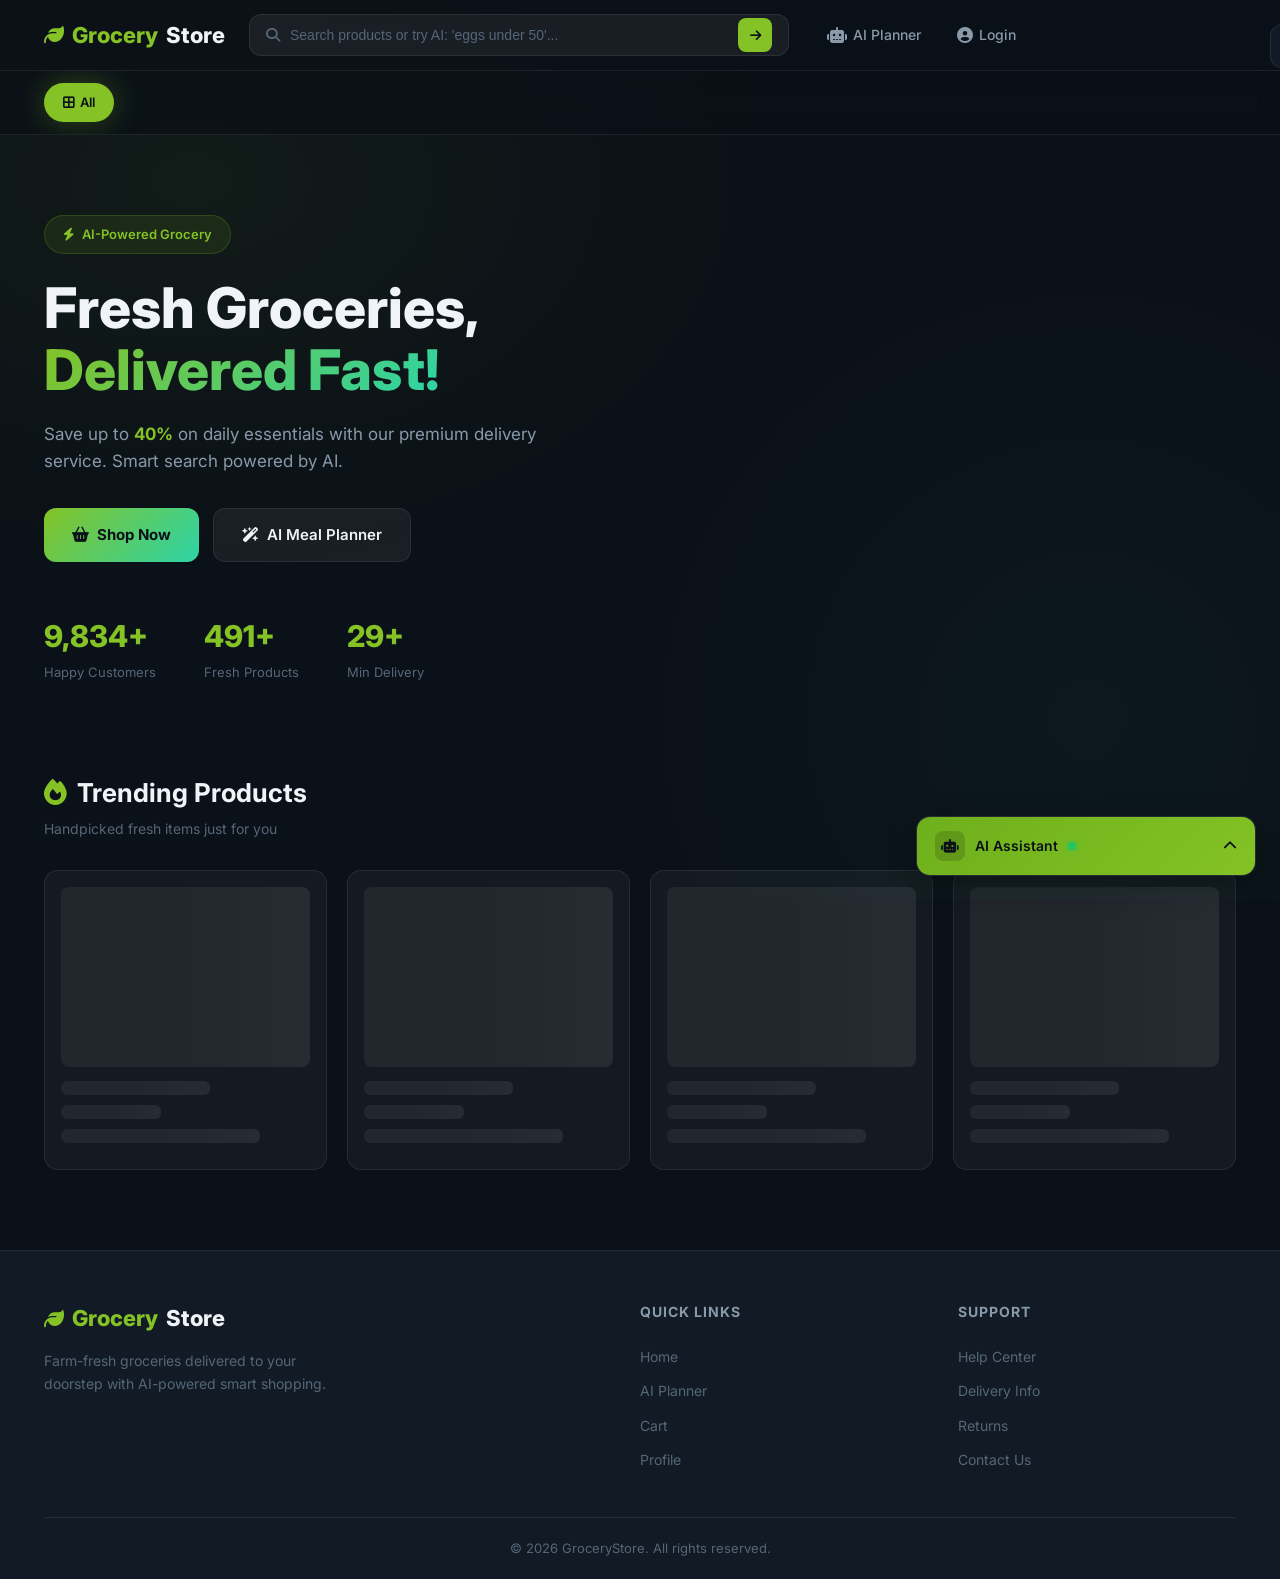
<file: frontend/index.html>
<!DOCTYPE html>
<html lang="en">
<head>
    <meta charset="UTF-8">
    <meta name="viewport" content="width=device-width, initial-scale=1.0">
    <title>GroceryStore - Fresh Groceries Delivered Fast</title>
    <meta name="description" content="Order fresh groceries online with AI-powered search and fast delivery. Save up to 40% on daily essentials.">
    <link rel="stylesheet" href="css/style.css">
    <link href="https://fonts.googleapis.com/css2?family=Inter:wght@300;400;500;600;700;800&display=swap" rel="stylesheet">
    <link rel="stylesheet" href="https://cdnjs.cloudflare.com/ajax/libs/font-awesome/6.4.0/css/all.min.css">
</head>
<body>
    <!-- Ambient Glow Background -->
    <div class="ambient-glow"></div>

    <!-- Navbar -->
    <header class="navbar" id="navbar">
        <div class="nav-container">
            <a href="index.html" class="logo">
                <i class="fas fa-leaf logo-icon"></i>
                Grocery<span>Store</span>
            </a>
            
            <div class="search-bar" id="searchBar">
                <i class="fas fa-search search-icon"></i>
                <input type="text" id="searchInput" placeholder="Search products or try AI: 'eggs under 50'...">
                <button onclick="performSearch()" id="searchBtn" aria-label="Search">
                    <i class="fas fa-arrow-right"></i>
                </button>
            </div>
            
            <nav class="nav-links">
                <a href="planner.html" class="nav-link" id="plannerLink">
                    <i class="fas fa-robot"></i>
                    <span>AI Planner</span>
                </a>
                <a href="login.html" class="nav-link" id="loginBtn">
                    <i class="fas fa-user-circle"></i>
                    <span>Login</span>
                </a>
                <a href="profile.html" class="nav-link" id="profileBtn" style="display:none;">
                    <i class="fas fa-user-circle"></i>
                    <span>Profile</span>
                </a>
                <a href="cart.html" class="nav-link cart-link" id="navCartBtn" style="display:none;">
                    <i class="fas fa-shopping-bag"></i>
                    <span class="cart-badge" id="cartCount">0</span>
                </a>
                <a href="#" class="nav-link logout-link" id="logoutBtn" onclick="logout()" style="display:none;">
                    <i class="fas fa-sign-out-alt"></i>
                </a>
            </nav>
        </div>
    </header>

    <!-- Categories Ribbon -->
    <nav class="categories-nav" id="categoriesNav">
        <div class="categories-scroll">
            <ul id="categoryList">
                <li><a href="#" class="cat-chip active" onclick="filterCategory('')"><i class="fas fa-border-all"></i> All</a></li>
                <!-- Categories injected here -->
            </ul>
        </div>
    </nav>

    <!-- Hero Banner -->
    <section class="hero" id="heroBanner">
        <div class="hero-particles" id="heroParticles"></div>
        <div class="hero-content">
            <div class="hero-badge"><i class="fas fa-bolt"></i> AI-Powered Grocery</div>
            <h1>Fresh Groceries,<br><span class="gradient-text">Delivered Fast!</span></h1>
            <p class="hero-desc">Save up to <strong>40%</strong> on daily essentials with our premium delivery service. Smart search powered by AI.</p>
            <div class="hero-actions">
                <button class="btn-primary" onclick="document.getElementById('productsSection').scrollIntoView({behavior:'smooth'})">
                    <i class="fas fa-shopping-basket"></i> Shop Now
                </button>
                <a href="planner.html" class="btn-ghost">
                    <i class="fas fa-wand-magic-sparkles"></i> AI Meal Planner
                </a>
            </div>
            <div class="hero-stats">
                <div class="hero-stat">
                    <span class="hero-stat-num" data-target="10000">0</span>
                    <span class="hero-stat-label">Happy Customers</span>
                </div>
                <div class="hero-stat">
                    <span class="hero-stat-num" data-target="500">0</span>
                    <span class="hero-stat-label">Fresh Products</span>
                </div>
                <div class="hero-stat">
                    <span class="hero-stat-num" data-target="30">0</span>
                    <span class="hero-stat-label">Min Delivery</span>
                </div>
            </div>
        </div>
    </section>

    <!-- Main Content -->
    <main class="container">
        <!-- Products Section -->
        <section class="products-section" id="productsSection">
            <div class="section-header">
                <h2><i class="fas fa-fire"></i> Trending Products</h2>
                <p class="section-sub">Handpicked fresh items just for you</p>
            </div>
            <div class="product-grid" id="productGrid">
                <!-- Skeleton loaders -->
                <div class="product-card skeleton"><div class="skel-img"></div><div class="skel-line w60"></div><div class="skel-line w40"></div><div class="skel-line w80"></div></div>
                <div class="product-card skeleton"><div class="skel-img"></div><div class="skel-line w60"></div><div class="skel-line w40"></div><div class="skel-line w80"></div></div>
                <div class="product-card skeleton"><div class="skel-img"></div><div class="skel-line w60"></div><div class="skel-line w40"></div><div class="skel-line w80"></div></div>
                <div class="product-card skeleton"><div class="skel-img"></div><div class="skel-line w60"></div><div class="skel-line w40"></div><div class="skel-line w80"></div></div>
            </div>
        </section>
    </main>

    <!-- Footer -->
    <footer class="site-footer">
        <div class="container">
            <div class="footer-grid">
                <div class="footer-brand">
                    <a href="index.html" class="logo"><i class="fas fa-leaf logo-icon"></i> Grocery<span>Store</span></a>
                    <p>Farm-fresh groceries delivered to your doorstep with AI-powered smart shopping.</p>
                </div>
                <div class="footer-col">
                    <h4>Quick Links</h4>
                    <a href="index.html">Home</a>
                    <a href="planner.html">AI Planner</a>
                    <a href="cart.html">Cart</a>
                    <a href="profile.html">Profile</a>
                </div>
                <div class="footer-col">
                    <h4>Support</h4>
                    <a href="#">Help Center</a>
                    <a href="#">Delivery Info</a>
                    <a href="#">Returns</a>
                    <a href="#">Contact Us</a>
                </div>
            </div>
            <div class="footer-bottom">
                <p>&copy; 2026 GroceryStore. All rights reserved.</p>
            </div>
        </div>
    </footer>

    <!-- Chatbot Widget -->
    <div class="chatbot-widget" id="chatWidget">
        <div class="chat-header" onclick="toggleChat()">
            <div class="chat-header-left">
                <div class="chat-avatar"><i class="fas fa-robot"></i></div>
                <span>AI Assistant</span>
                <span class="chat-online-dot"></span>
            </div>
            <i class="fas fa-chevron-up" id="chatToggleIcon"></i>
        </div>
        <div class="chat-body" id="chatBody" style="display: none;">
            <div class="messages" id="chatMessages">
                <div class="msg ai">
                    <div class="msg-avatar"><i class="fas fa-robot"></i></div>
                    <div class="msg-bubble">Hello! I'm your AI grocery assistant. How can I help you today? 🛒</div>
                </div>
            </div>
            <div class="chat-input">
                <input type="text" id="chatInputMsg" placeholder="Ask me anything..." onkeypress="if(event.key === 'Enter') sendChatMessage()">
                <button onclick="sendChatMessage()" aria-label="Send message"><i class="fas fa-paper-plane"></i></button>
            </div>
        </div>
    </div>

    <!-- Toast -->
    <div class="toast" id="toast">
        <i class="toast-icon fas fa-check-circle"></i>
        <span class="toast-msg" id="toastMsg"></span>
    </div>

    <script src="js/api.js"></script>
    <script src="js/app.js"></script>
    <script src="js/chatbot.js"></script>
</body>
</html>
</file>
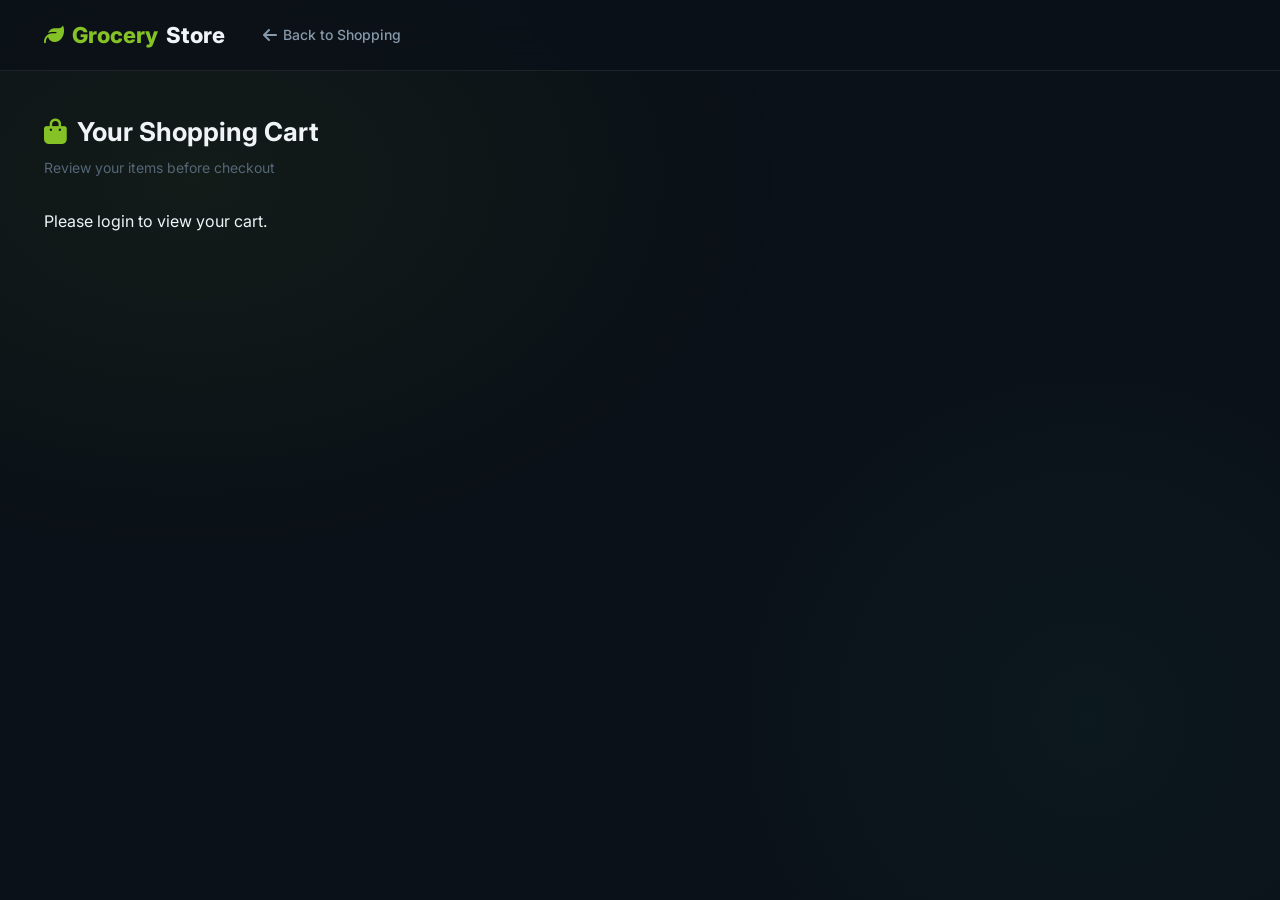
<file: frontend/cart.html>
<!DOCTYPE html>
<html lang="en">
<head>
    <meta charset="UTF-8">
    <meta name="viewport" content="width=device-width, initial-scale=1.0">
    <title>Cart - GroceryStore</title>
    <link rel="stylesheet" href="css/style.css">
    <link href="https://fonts.googleapis.com/css2?family=Inter:wght@300;400;500;600;700;800&display=swap" rel="stylesheet">
    <link rel="stylesheet" href="https://cdnjs.cloudflare.com/ajax/libs/font-awesome/6.4.0/css/all.min.css">
</head>
<body>
    <div class="ambient-glow"></div>
    <header class="navbar">
        <div class="nav-container">
            <a href="index.html" class="logo"><i class="fas fa-leaf logo-icon"></i> Grocery<span>Store</span></a>
            <nav class="nav-links">
                <a href="index.html" class="nav-link"><i class="fas fa-arrow-left"></i> <span>Back to Shopping</span></a>
            </nav>
        </div>
    </header>

    <main class="container" style="padding: 40px 24px; position: relative; z-index: 1; min-height: 60vh;">
        <div class="section-header">
            <h2><i class="fas fa-shopping-bag"></i> Your Shopping Cart</h2>
            <p class="section-sub">Review your items before checkout</p>
        </div>
        <div id="cartContent" style="margin-top: 24px;">
            <div style="color:var(--text-muted); text-align:center; padding:40px;">
                <i class="fas fa-circle-notch fa-spin" style="font-size:24px; color:var(--primary);"></i>
                <p style="margin-top:12px;">Loading cart...</p>
            </div>
        </div>
        
        <div id="cartTotal" style="margin-top: 30px; font-size: 26px; font-weight: 700; display: none; padding: 20px; background: var(--bg-card); border: 1px solid var(--glass-border); border-radius: var(--radius);">
            Total: <span style="color:var(--primary);">₹ <span id="totalPrice">0</span></span>
        </div>
        <button id="checkoutBtn" class="btn-primary" style="margin-top: 20px; display: none; padding: 16px 32px; font-size: 16px;" onclick="window.location.href='checkout.html'">
            <i class="fas fa-credit-card"></i> Proceed to Checkout
        </button>
    </main>

    <script src="js/api.js"></script>
    <script src="js/cart.js"></script>
</body>
</html>
</file>
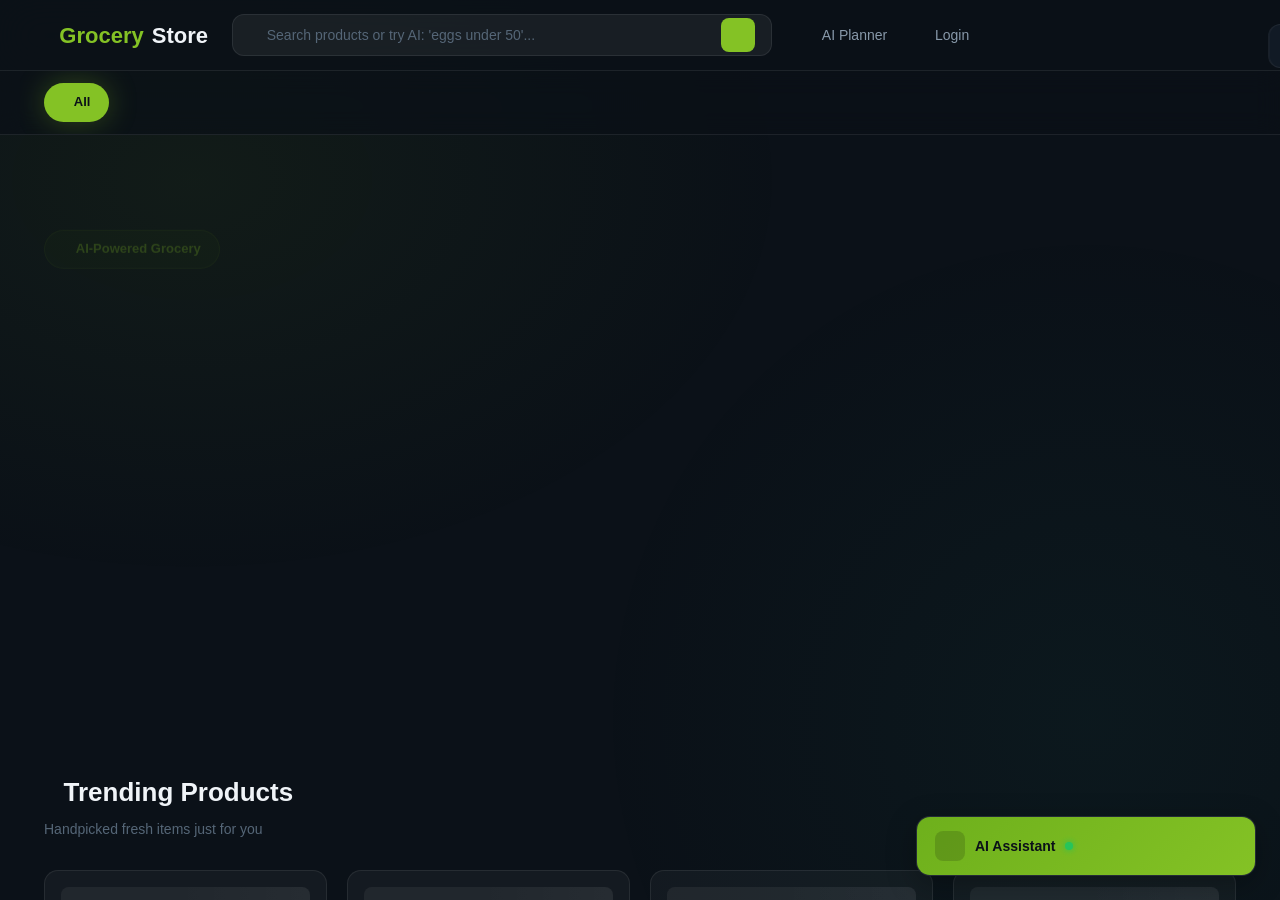
<file: frontend/checkout.html>
<!DOCTYPE html>
<html lang="en">
<head>
    <meta charset="UTF-8">
    <meta name="viewport" content="width=device-width, initial-scale=1.0">
    <title>Checkout - GroceryStore</title>
    <link rel="stylesheet" href="css/style.css">
    <link href="https://fonts.googleapis.com/css2?family=Inter:wght@300;400;500;600;700;800&display=swap" rel="stylesheet">
    <link rel="stylesheet" href="https://cdnjs.cloudflare.com/ajax/libs/font-awesome/6.4.0/css/all.min.css">
    <style>
        .checkout-grid { display: flex; gap: 30px; margin-top: 28px; flex-wrap: wrap; }
        .checkout-form { flex: 2; min-width: 300px; }
        .checkout-summary {
            flex: 1; min-width: 260px; padding: 24px;
            background: var(--bg-card); border: 1px solid var(--glass-border);
            border-radius: var(--radius); height: fit-content;
        }
        .checkout-form h3, .checkout-summary h3 {
            font-size: 18px; font-weight: 700; margin-bottom: 14px;
            display: flex; align-items: center; gap: 8px;
        }
        .checkout-form h3 i, .checkout-summary h3 i { color: var(--primary); }
        .checkout-form textarea {
            width: 100%; padding: 14px; margin-top: 8px; border-radius: var(--radius-sm);
            border: 1px solid var(--glass-border); background: var(--glass);
            color: var(--text-primary); font-family: inherit; font-size: 14px;
            outline: none; resize: vertical; transition: var(--transition);
        }
        .checkout-form textarea:focus {
            border-color: var(--primary); box-shadow: 0 0 0 3px var(--primary-glow);
        }
        .payment-box {
            padding: 16px; border: 1px solid var(--glass-border); border-radius: var(--radius-sm);
            margin-top: 10px; background: var(--glass); color: var(--text-secondary);
            display: flex; align-items: center; gap: 10px;
        }
        .payment-box i { color: var(--primary); font-size: 18px; }
    </style>
</head>
<body>
    <div class="ambient-glow"></div>
    <header class="navbar">
        <div class="nav-container">
            <a href="index.html" class="logo"><i class="fas fa-leaf logo-icon"></i> Grocery<span>Store</span></a>
            <nav class="nav-links">
                <a href="cart.html" class="nav-link"><i class="fas fa-arrow-left"></i> <span>Back to Cart</span></a>
            </nav>
        </div>
    </header>

    <main class="container" style="padding: 40px 24px; position: relative; z-index: 1; min-height: 60vh;">
        <div class="section-header">
            <h2><i class="fas fa-credit-card"></i> Checkout</h2>
            <p class="section-sub">Complete your order</p>
        </div>
        <div class="checkout-grid">
            <div class="checkout-form">
                <h3><i class="fas fa-map-marker-alt"></i> Shipping Address</h3>
                <textarea id="shippingAddress" rows="4" placeholder="Enter your full delivery address..."></textarea>
                
                <h3 style="margin-top: 24px;"><i class="fas fa-wallet"></i> Payment Method</h3>
                <div class="payment-box">
                    <i class="fas fa-credit-card"></i>
                    <label><input type="radio" checked style="accent-color: var(--primary);"> Mock Credit/Debit Card</label>
                </div>
            </div>
            
            <div class="checkout-summary">
                <h3><i class="fas fa-receipt"></i> Order Summary</h3>
                <div id="checkoutSummary" style="font-weight: 600; font-size: 18px; color: var(--text-secondary);">
                    Loading...
                </div>
                <button class="btn-primary" style="width:100%; margin-top: 20px; justify-content: center; padding: 14px;" onclick="placeOrder()">
                    <i class="fas fa-check-circle"></i> Place Order
                </button>
            </div>
        </div>
    </main>

    <script src="js/api.js"></script>
    <script src="js/checkout.js"></script>
</body>
</html>
</file>
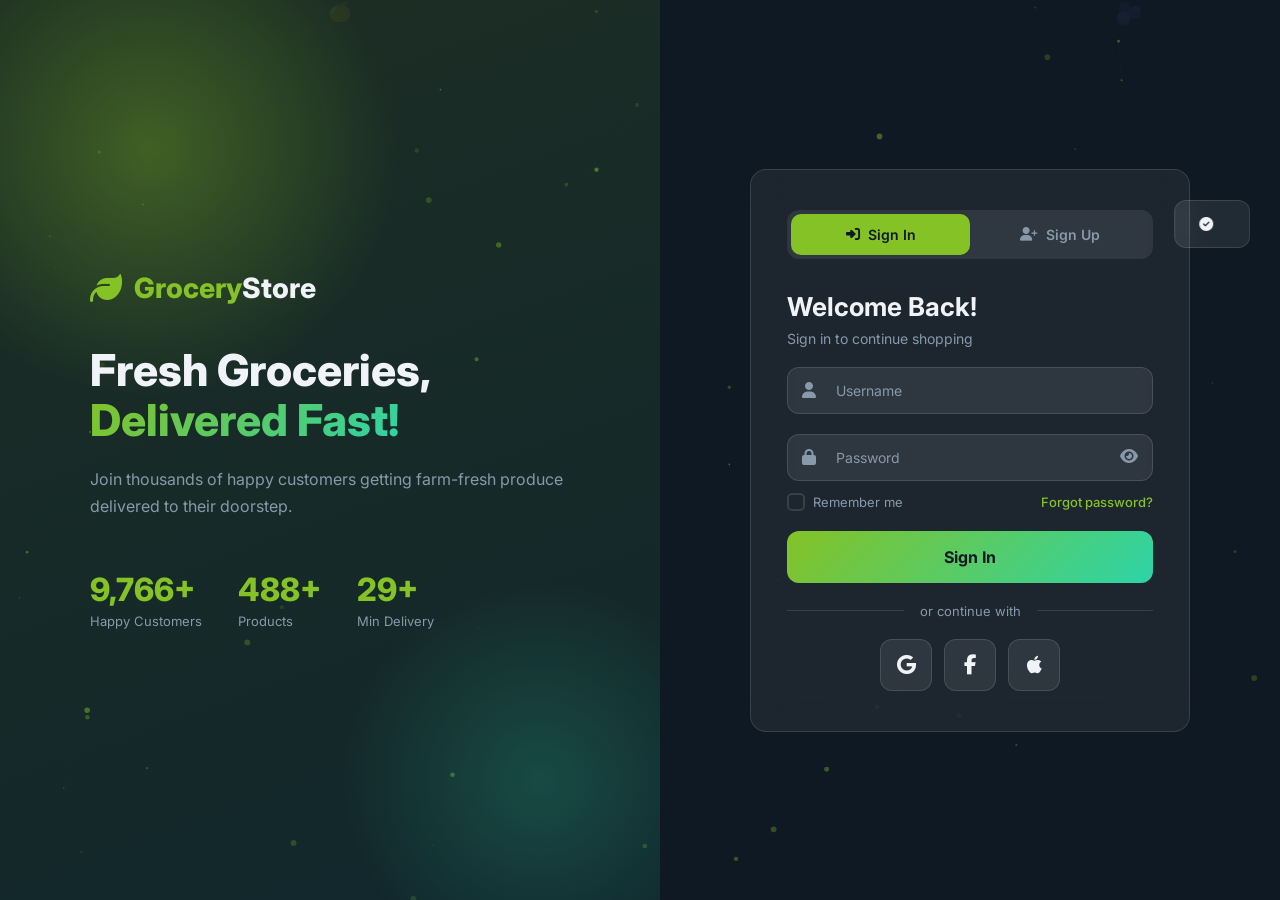
<file: frontend/login.html>
<!DOCTYPE html>
<html lang="en">
<head>
    <meta charset="UTF-8">
    <meta name="viewport" content="width=device-width, initial-scale=1.0">
    <title>Login - GroceryStore</title>
    <meta name="description" content="Sign in to GroceryStore for fresh groceries delivered fast.">
    <link href="https://fonts.googleapis.com/css2?family=Inter:wght@300;400;500;600;700;800&display=swap" rel="stylesheet">
    <link rel="stylesheet" href="https://cdnjs.cloudflare.com/ajax/libs/font-awesome/6.4.0/css/all.min.css">
    <link rel="stylesheet" href="css/login.css">
</head>
<body>
    <!-- Animated Background Canvas -->
    <canvas id="particleCanvas"></canvas>

    <!-- Floating Grocery Icons -->
    <div class="floating-icons" id="floatingIcons"></div>

    <!-- Main Container -->
    <div class="auth-wrapper">
        <!-- Left Panel - Branding -->
        <div class="brand-panel">
            <div class="brand-content">
                <a href="index.html" class="brand-logo">
                    <i class="fas fa-leaf brand-icon"></i>
                    <span>Grocery<em>Store</em></span>
                </a>
                <h1 class="brand-title">Fresh Groceries,<br><span>Delivered Fast!</span></h1>
                <p class="brand-subtitle">Join thousands of happy customers getting farm-fresh produce delivered to their doorstep.</p>
                <div class="brand-stats">
                    <div class="stat-item">
                        <span class="stat-number" data-target="10000">0</span>
                        <span class="stat-label">Happy Customers</span>
                    </div>
                    <div class="stat-item">
                        <span class="stat-number" data-target="500">0</span>
                        <span class="stat-label">Products</span>
                    </div>
                    <div class="stat-item">
                        <span class="stat-number" data-target="30">0</span>
                        <span class="stat-label">Min Delivery</span>
                    </div>
                </div>
            </div>
        </div>

        <!-- Right Panel - Auth Forms -->
        <div class="auth-panel">
            <div class="auth-card" id="authCard">
                <!-- Tab Switcher -->
                <div class="auth-tabs">
                    <button class="auth-tab active" id="tabLogin" onclick="switchTab('login')">
                        <i class="fas fa-sign-in-alt"></i> Sign In
                    </button>
                    <button class="auth-tab" id="tabRegister" onclick="switchTab('register')">
                        <i class="fas fa-user-plus"></i> Sign Up
                    </button>
                    <div class="tab-indicator" id="tabIndicator"></div>
                </div>

                <!-- Login Form -->
                <form id="loginForm" class="auth-form active" onsubmit="handleLogin(event)">
                    <h2 class="form-title">Welcome Back!</h2>
                    <p class="form-desc">Sign in to continue shopping</p>

                    <div class="input-group" id="loginUsernameGroup">
                        <div class="input-icon"><i class="fas fa-user"></i></div>
                        <input type="text" id="l_username" placeholder=" " required autocomplete="username">
                        <label for="l_username">Username</label>
                        <div class="input-highlight"></div>
                    </div>

                    <div class="input-group" id="loginPasswordGroup">
                        <div class="input-icon"><i class="fas fa-lock"></i></div>
                        <input type="password" id="l_password" placeholder=" " required autocomplete="current-password">
                        <label for="l_password">Password</label>
                        <div class="input-highlight"></div>
                        <button type="button" class="toggle-pwd" onclick="togglePassword('l_password', this)">
                            <i class="fas fa-eye"></i>
                        </button>
                    </div>

                    <div class="form-options">
                        <label class="remember-me">
                            <input type="checkbox" id="rememberMe">
                            <span class="checkmark"></span>
                            Remember me
                        </label>
                        <a href="#" class="forgot-link">Forgot password?</a>
                    </div>

                    <button type="submit" class="auth-submit" id="loginSubmit">
                        <span class="btn-text">Sign In</span>
                        <span class="btn-loader" style="display:none;"><i class="fas fa-circle-notch fa-spin"></i></span>
                        <span class="btn-ripple"></span>
                    </button>

                    <div class="divider"><span>or continue with</span></div>

                    <div class="social-btns">
                        <button type="button" class="social-btn google"><i class="fab fa-google"></i></button>
                        <button type="button" class="social-btn facebook"><i class="fab fa-facebook-f"></i></button>
                        <button type="button" class="social-btn apple"><i class="fab fa-apple"></i></button>
                    </div>
                </form>

                <!-- Register Form -->
                <form id="registerForm" class="auth-form" onsubmit="handleRegister(event)">
                    <h2 class="form-title">Create Account</h2>
                    <p class="form-desc">Start your fresh journey today</p>

                    <div class="input-group">
                        <div class="input-icon"><i class="fas fa-user"></i></div>
                        <input type="text" id="r_username" placeholder=" " required autocomplete="username">
                        <label for="r_username">Username</label>
                        <div class="input-highlight"></div>
                    </div>

                    <div class="input-group">
                        <div class="input-icon"><i class="fas fa-envelope"></i></div>
                        <input type="email" id="r_email" placeholder=" " required autocomplete="email">
                        <label for="r_email">Email Address</label>
                        <div class="input-highlight"></div>
                    </div>

                    <div class="input-group">
                        <div class="input-icon"><i class="fas fa-lock"></i></div>
                        <input type="password" id="r_password" placeholder=" " required autocomplete="new-password" oninput="checkPasswordStrength(this.value)">
                        <label for="r_password">Password</label>
                        <div class="input-highlight"></div>
                        <button type="button" class="toggle-pwd" onclick="togglePassword('r_password', this)">
                            <i class="fas fa-eye"></i>
                        </button>
                    </div>

                    <div class="password-strength" id="pwdStrength">
                        <div class="strength-bar"><div class="strength-fill" id="strengthFill"></div></div>
                        <span class="strength-text" id="strengthText"></span>
                    </div>

                    <button type="submit" class="auth-submit" id="registerSubmit">
                        <span class="btn-text">Create Account</span>
                        <span class="btn-loader" style="display:none;"><i class="fas fa-circle-notch fa-spin"></i></span>
                    </button>
                </form>

                <!-- Toast Notification -->
                <div class="toast" id="toast">
                    <i class="toast-icon fas fa-check-circle"></i>
                    <span class="toast-msg" id="toastMsg"></span>
                </div>
            </div>
        </div>
    </div>

    <script src="js/api.js"></script>
    <script src="js/login.js"></script>
</body>
</html>
</file>
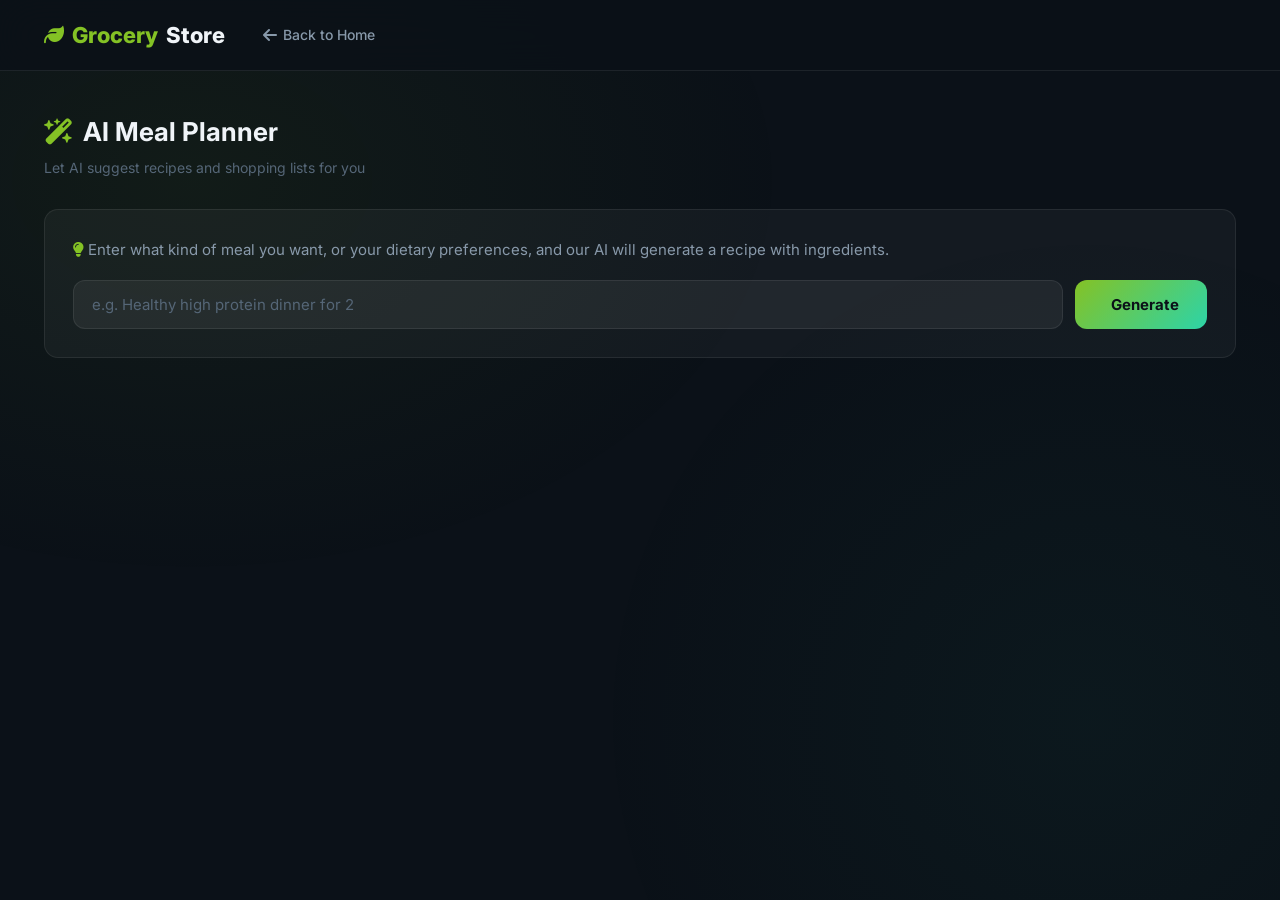
<file: frontend/planner.html>
<!DOCTYPE html>
<html lang="en">
<head>
    <meta charset="UTF-8">
    <meta name="viewport" content="width=device-width, initial-scale=1.0">
    <title>AI Meal Planner - GroceryStore</title>
    <link rel="stylesheet" href="css/style.css">
    <link href="https://fonts.googleapis.com/css2?family=Inter:wght@300;400;500;600;700;800&display=swap" rel="stylesheet">
    <link rel="stylesheet" href="https://cdnjs.cloudflare.com/ajax/libs/font-awesome/6.4.0/css/all.min.css">
    <style>
        .planner-card {
            background: var(--bg-card); border: 1px solid var(--glass-border);
            border-radius: var(--radius); padding: 28px; margin-top: 28px;
        }
        .planner-card p { color: var(--text-secondary); margin-bottom: 18px; font-size: 15px; }
        .planner-input-row { display: flex; gap: 12px; }
        .planner-input-row input {
            flex: 1; padding: 14px 18px; border: 1px solid var(--glass-border);
            border-radius: 12px; background: var(--glass); color: var(--text-primary);
            font-size: 15px; outline: none; font-family: inherit; transition: var(--transition);
        }
        .planner-input-row input:focus {
            border-color: var(--primary); box-shadow: 0 0 0 3px var(--primary-glow);
        }
        .planner-input-row input::placeholder { color: var(--text-muted); }
        .result-box {
            margin-top: 28px; display: none; background: var(--bg-card);
            border: 1px solid var(--glass-border); border-radius: var(--radius);
            padding: 24px; white-space: pre-line; line-height: 1.7;
            color: var(--text-secondary); font-size: 14px;
        }
    </style>
</head>
<body>
    <div class="ambient-glow"></div>
    <header class="navbar">
        <div class="nav-container">
            <a href="index.html" class="logo"><i class="fas fa-leaf logo-icon"></i> Grocery<span>Store</span></a>
            <nav class="nav-links">
                <a href="index.html" class="nav-link"><i class="fas fa-arrow-left"></i> <span>Back to Home</span></a>
            </nav>
        </div>
    </header>

    <main class="container" style="padding: 40px 24px; position: relative; z-index: 1; min-height: 60vh;">
        <div class="section-header">
            <h2><i class="fas fa-wand-magic-sparkles"></i> AI Meal Planner</h2>
            <p class="section-sub">Let AI suggest recipes and shopping lists for you</p>
        </div>
        
        <div class="planner-card">
            <p><i class="fas fa-lightbulb" style="color:var(--primary);"></i> Enter what kind of meal you want, or your dietary preferences, and our AI will generate a recipe with ingredients.</p>
            <div class="planner-input-row">
                <input type="text" id="mealPrompt" placeholder="e.g. Healthy high protein dinner for 2">
                <button class="btn-primary" onclick="generateMeal()" style="white-space:nowrap;">
                    <i class="fas fa-sparkles"></i> Generate
                </button>
            </div>
        </div>

        <div id="plannerResult" class="result-box"></div>
    </main>

    <script src="js/api.js"></script>
    <script src="js/planner.js"></script>
</body>
</html>
</file>
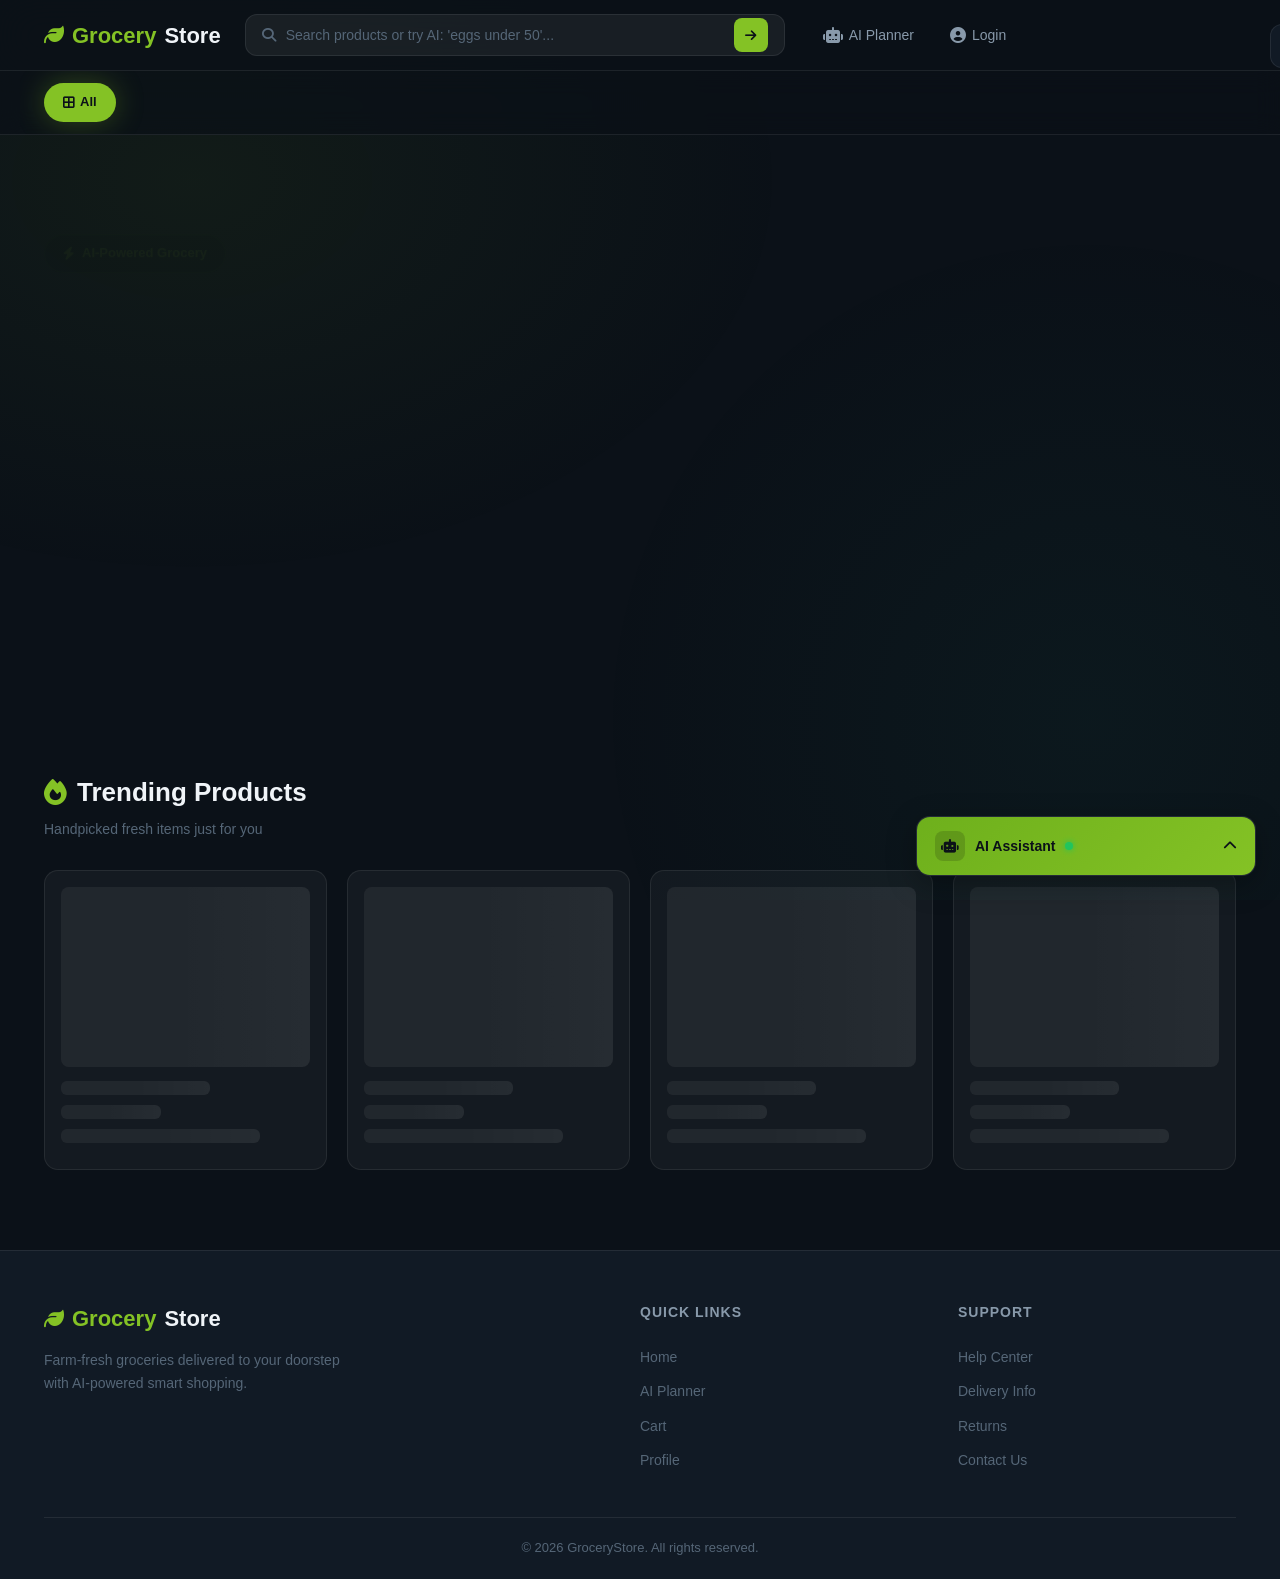
<file: frontend/product.html>
<!DOCTYPE html>
<html lang="en">
<head>
    <meta charset="UTF-8">
    <meta name="viewport" content="width=device-width, initial-scale=1.0">
    <title>Product Details - GroceryStore</title>
    <meta name="description" content="View product details, reviews, and add to cart on GroceryStore.">
    <link rel="stylesheet" href="css/style.css">
    <link rel="stylesheet" href="css/product.css">
    <link href="https://fonts.googleapis.com/css2?family=Inter:wght@300;400;500;600;700;800&display=swap" rel="stylesheet">
    <link rel="stylesheet" href="https://cdnjs.cloudflare.com/ajax/libs/font-awesome/6.4.0/css/all.min.css">
</head>
<body>
    <!-- Ambient Glow Background -->
    <div class="ambient-glow"></div>

    <!-- Navbar -->
    <header class="navbar" id="navbar">
        <div class="nav-container">
            <a href="index.html" class="logo">
                <i class="fas fa-leaf logo-icon"></i>
                Grocery<span>Store</span>
            </a>
            
            <div class="search-bar" id="searchBar">
                <i class="fas fa-search search-icon"></i>
                <input type="text" id="searchInput" placeholder="Search products or try AI: 'eggs under 50'...">
                <button onclick="goSearchHome()" id="searchBtn" aria-label="Search">
                    <i class="fas fa-arrow-right"></i>
                </button>
            </div>
            
            <nav class="nav-links">
                <a href="planner.html" class="nav-link" id="plannerLink">
                    <i class="fas fa-robot"></i>
                    <span>AI Planner</span>
                </a>
                <a href="login.html" class="nav-link" id="loginBtn">
                    <i class="fas fa-user-circle"></i>
                    <span>Login</span>
                </a>
                <a href="profile.html" class="nav-link" id="profileBtn" style="display:none;">
                    <i class="fas fa-user-circle"></i>
                    <span>Profile</span>
                </a>
                <a href="cart.html" class="nav-link cart-link" id="navCartBtn" style="display:none;">
                    <i class="fas fa-shopping-bag"></i>
                    <span class="cart-badge" id="cartCount">0</span>
                </a>
                <a href="#" class="nav-link logout-link" id="logoutBtn" onclick="logout()" style="display:none;">
                    <i class="fas fa-sign-out-alt"></i>
                </a>
            </nav>
        </div>
    </header>

    <!-- Main Content -->
    <main class="container">
        <!-- Breadcrumb -->
        <nav class="breadcrumb" id="breadcrumb">
            <a href="index.html"><i class="fas fa-home"></i> Home</a>
            <i class="fas fa-chevron-right"></i>
            <span id="breadcrumbProduct">Loading...</span>
        </nav>

        <!-- Product Detail Section -->
        <section class="product-detail" id="productDetail">
            <!-- Skeleton Loader -->
            <div class="detail-grid skeleton-detail" id="skeletonLoader">
                <div class="detail-image-wrap">
                    <div class="skel-detail-img"></div>
                </div>
                <div class="detail-info">
                    <div class="skel-line w40" style="height:16px;margin-bottom:12px;"></div>
                    <div class="skel-line w80" style="height:32px;margin-bottom:16px;"></div>
                    <div class="skel-line w60" style="height:22px;margin-bottom:24px;"></div>
                    <div class="skel-line w100" style="height:80px;margin-bottom:20px;"></div>
                    <div class="skel-line w40" style="height:48px;"></div>
                </div>
            </div>

            <!-- Actual Content (hidden until loaded) -->
            <div class="detail-grid" id="detailContent" style="display:none;">
                <!-- Image Section -->
                <div class="detail-image-wrap">
                    <div class="image-badge" id="imageBadge" style="display:none;">
                        <i class="fas fa-bolt"></i> <span id="discountBadge"></span>
                    </div>
                    <img src="" alt="" class="detail-img" id="productImage">
                    <div class="image-glow"></div>
                </div>

                <!-- Info Section -->
                <div class="detail-info">
                    <div class="detail-category" id="detailCategory"></div>
                    <h1 class="detail-name" id="detailName"></h1>
                    
                    <div class="detail-price-row">
                        <span class="detail-price" id="detailPrice"></span>
                        <span class="detail-original-price" id="detailOriginalPrice" style="display:none;"></span>
                        <span class="detail-discount-tag" id="detailDiscountTag" style="display:none;"></span>
                    </div>

                    <div class="detail-stock" id="detailStock">
                        <i class="fas fa-check-circle"></i>
                        <span id="stockText"></span>
                    </div>

                    <p class="detail-description" id="detailDescription"></p>

                    <!-- Quantity Selector -->
                    <div class="quantity-section">
                        <label class="qty-label">Quantity</label>
                        <div class="qty-selector">
                            <button class="qty-btn" onclick="changeQty(-1)" id="qtyMinus">
                                <i class="fas fa-minus"></i>
                            </button>
                            <span class="qty-value" id="qtyValue">1</span>
                            <button class="qty-btn" onclick="changeQty(1)" id="qtyPlus">
                                <i class="fas fa-plus"></i>
                            </button>
                        </div>
                    </div>

                    <!-- Action Buttons -->
                    <div class="detail-actions">
                        <button class="btn-add-cart" onclick="addToCartDetail()" id="addToCartBtn">
                            <i class="fas fa-shopping-bag"></i>
                            Add to Cart
                        </button>
                        <button class="btn-buy-now" onclick="buyNow()" id="buyNowBtn">
                            <i class="fas fa-bolt"></i>
                            Buy Now
                        </button>
                    </div>

                    <!-- Product Meta Info -->
                    <div class="detail-meta">
                        <div class="meta-item">
                            <i class="fas fa-truck-fast"></i>
                            <div>
                                <strong>Free Delivery</strong>
                                <span>On orders above ₹199</span>
                            </div>
                        </div>
                        <div class="meta-item">
                            <i class="fas fa-rotate-left"></i>
                            <div>
                                <strong>Easy Returns</strong>
                                <span>7 days return policy</span>
                            </div>
                        </div>
                        <div class="meta-item">
                            <i class="fas fa-shield-halved"></i>
                            <div>
                                <strong>100% Fresh</strong>
                                <span>Quality guaranteed</span>
                            </div>
                        </div>
                    </div>
                </div>
            </div>
        </section>

        <!-- Reviews Section -->
        <section class="reviews-section" id="reviewsSection">
            <div class="section-header">
                <h2><i class="fas fa-star"></i> Customer Reviews</h2>
                <p class="section-sub" id="reviewCount">Loading reviews...</p>
            </div>

            <div class="reviews-container" id="reviewsContainer">
                <!-- Reviews will be injected here -->
            </div>

            <!-- Write a Review (for logged-in users) -->
            <div class="write-review" id="writeReview" style="display:none;">
                <h3><i class="fas fa-pen"></i> Write a Review</h3>
                <div class="rating-picker" id="ratingPicker">
                    <span class="rating-star" data-rating="1"><i class="fas fa-star"></i></span>
                    <span class="rating-star" data-rating="2"><i class="fas fa-star"></i></span>
                    <span class="rating-star" data-rating="3"><i class="fas fa-star"></i></span>
                    <span class="rating-star" data-rating="4"><i class="fas fa-star"></i></span>
                    <span class="rating-star" data-rating="5"><i class="fas fa-star"></i></span>
                </div>
                <textarea id="reviewComment" placeholder="Share your experience with this product..." rows="4"></textarea>
                <button class="btn-submit-review" onclick="submitReview()" id="submitReviewBtn">
                    <i class="fas fa-paper-plane"></i> Submit Review
                </button>
            </div>
        </section>
    </main>

    <!-- Footer -->
    <footer class="site-footer">
        <div class="container">
            <div class="footer-grid">
                <div class="footer-brand">
                    <a href="index.html" class="logo"><i class="fas fa-leaf logo-icon"></i> Grocery<span>Store</span></a>
                    <p>Farm-fresh groceries delivered to your doorstep with AI-powered smart shopping.</p>
                </div>
                <div class="footer-col">
                    <h4>Quick Links</h4>
                    <a href="index.html">Home</a>
                    <a href="planner.html">AI Planner</a>
                    <a href="cart.html">Cart</a>
                    <a href="profile.html">Profile</a>
                </div>
                <div class="footer-col">
                    <h4>Support</h4>
                    <a href="#">Help Center</a>
                    <a href="#">Delivery Info</a>
                    <a href="#">Returns</a>
                    <a href="#">Contact Us</a>
                </div>
            </div>
            <div class="footer-bottom">
                <p>&copy; 2026 GroceryStore. All rights reserved.</p>
            </div>
        </div>
    </footer>

    <!-- Chatbot Widget -->
    <div class="chatbot-widget" id="chatWidget">
        <div class="chat-header" onclick="toggleChat()">
            <div class="chat-header-left">
                <div class="chat-avatar"><i class="fas fa-robot"></i></div>
                <span>AI Assistant</span>
                <span class="chat-online-dot"></span>
            </div>
            <i class="fas fa-chevron-up" id="chatToggleIcon"></i>
        </div>
        <div class="chat-body" id="chatBody" style="display: none;">
            <div class="messages" id="chatMessages">
                <div class="msg ai">
                    <div class="msg-avatar"><i class="fas fa-robot"></i></div>
                    <div class="msg-bubble">Hello! I'm your AI grocery assistant. How can I help you today? 🛒</div>
                </div>
            </div>
            <div class="chat-input">
                <input type="text" id="chatInputMsg" placeholder="Ask me anything..." onkeypress="if(event.key === 'Enter') sendChatMessage()">
                <button onclick="sendChatMessage()" aria-label="Send message"><i class="fas fa-paper-plane"></i></button>
            </div>
        </div>
    </div>

    <!-- Toast -->
    <div class="toast" id="toast">
        <i class="toast-icon fas fa-check-circle"></i>
        <span class="toast-msg" id="toastMsg"></span>
    </div>

    <script src="js/api.js"></script>
    <script src="js/chatbot.js"></script>
    <script src="js/product.js"></script>
</body>
</html>
</file>
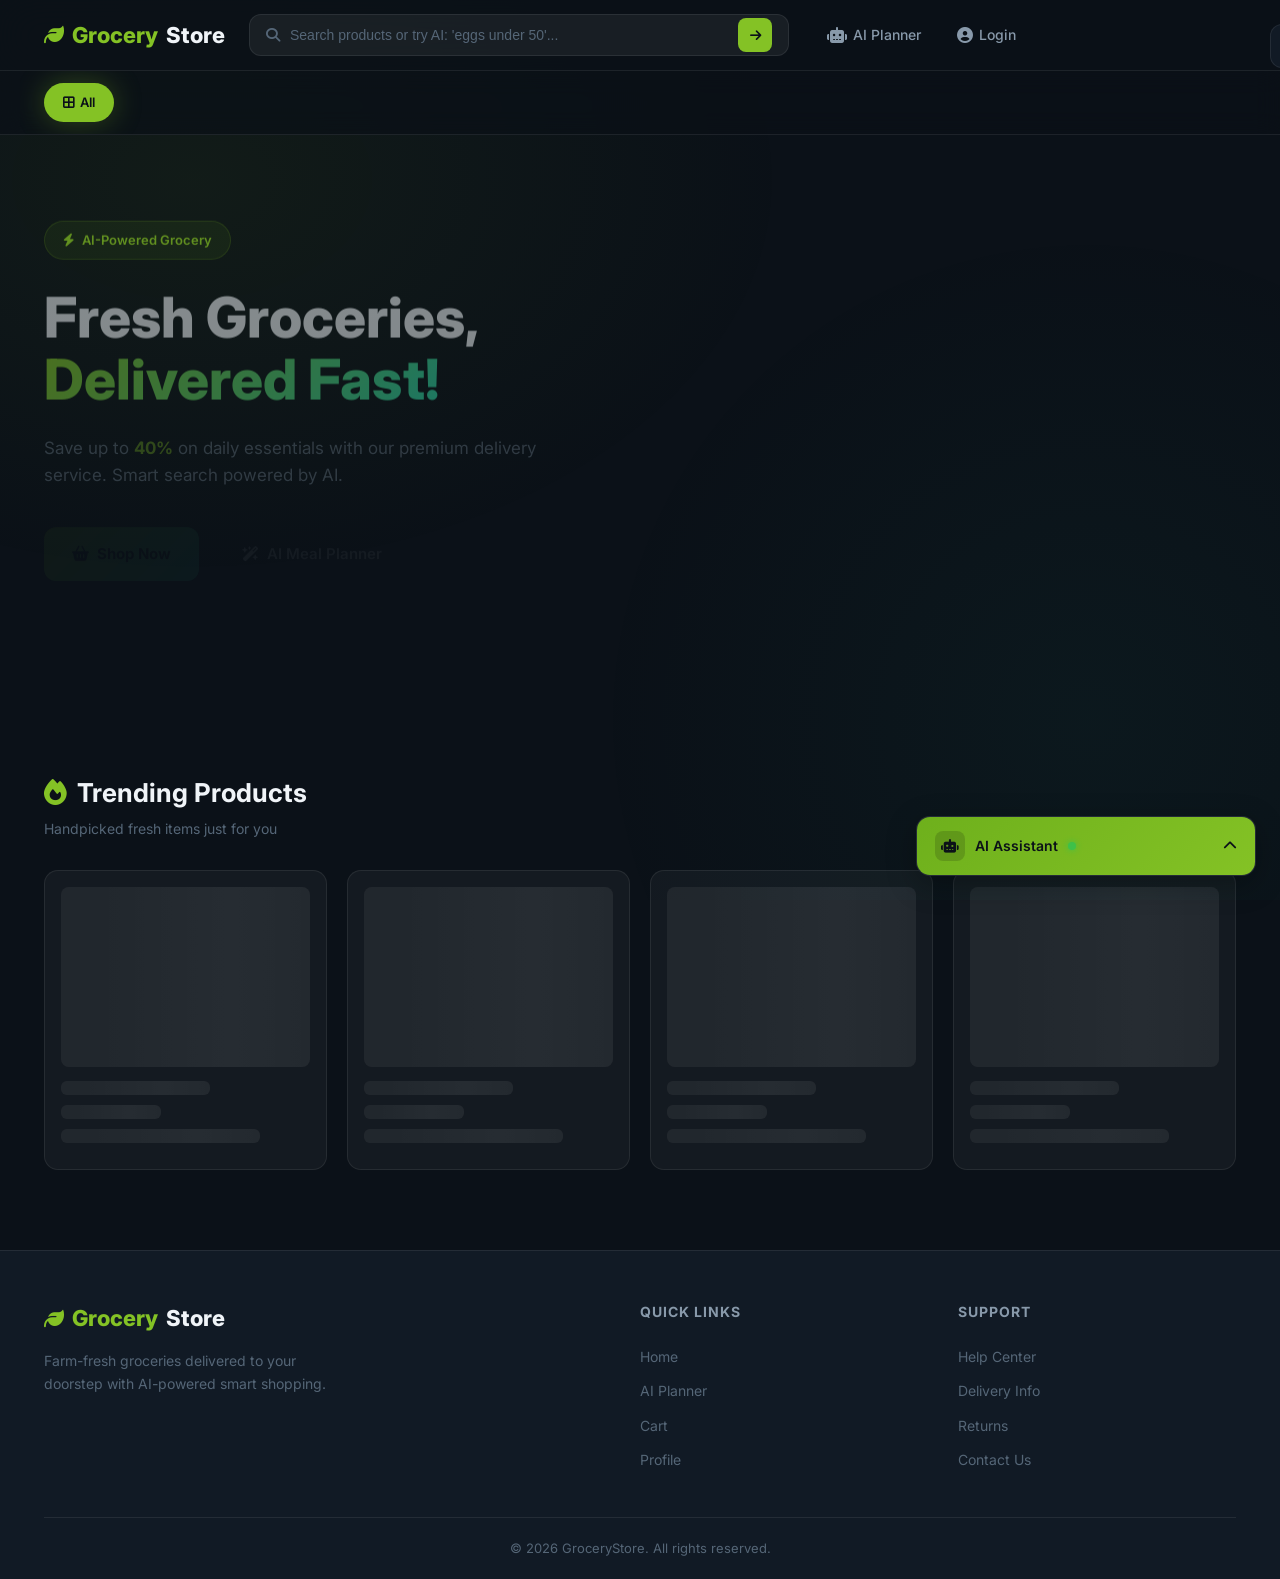
<file: frontend/profile.html>
<!DOCTYPE html>
<html lang="en">
<head>
    <meta charset="UTF-8">
    <meta name="viewport" content="width=device-width, initial-scale=1.0">
    <title>Profile - GroceryStore</title>
    <link rel="stylesheet" href="css/style.css">
    <link href="https://fonts.googleapis.com/css2?family=Inter:wght@300;400;500;600;700;800&display=swap" rel="stylesheet">
    <link rel="stylesheet" href="https://cdnjs.cloudflare.com/ajax/libs/font-awesome/6.4.0/css/all.min.css">
    <style>
        .profile-card {
            margin-top: 24px; padding: 24px;
            background: var(--bg-card); border: 1px solid var(--glass-border);
            border-radius: var(--radius); color: var(--text-secondary);
        }
        .profile-card h3 {
            font-size: 18px; font-weight: 700; margin-bottom: 16px;
            color: var(--text-primary); display: flex; align-items: center; gap: 8px;
        }
        .profile-card h3 i { color: var(--primary); }
        .order-item {
            padding: 16px; margin-bottom: 12px;
            background: var(--glass); border: 1px solid var(--glass-border);
            border-radius: var(--radius-sm); transition: var(--transition);
        }
        .order-item:hover { border-color: rgba(132,194,37,0.3); }
    </style>
</head>
<body>
    <div class="ambient-glow"></div>
    <header class="navbar">
        <div class="nav-container">
            <a href="index.html" class="logo"><i class="fas fa-leaf logo-icon"></i> Grocery<span>Store</span></a>
            <nav class="nav-links">
                <a href="index.html" class="nav-link"><i class="fas fa-arrow-left"></i> <span>Back to Home</span></a>
            </nav>
        </div>
    </header>

    <main class="container" style="padding: 40px 24px; position: relative; z-index: 1; min-height: 60vh;">
        <div class="section-header">
            <h2><i class="fas fa-user-circle"></i> My Profile & Orders</h2>
            <p class="section-sub">View your account details and order history</p>
        </div>
        
        <div class="profile-card">
            <h3><i class="fas fa-id-card"></i> Your Details</h3>
            <div id="profileDetails">Loading...</div>
        </div>

        <div class="profile-card">
            <h3><i class="fas fa-box"></i> Order History</h3>
            <div id="orderHistory">Loading...</div>
        </div>
    </main>

    <script src="js/api.js"></script>
    <script src="js/profile.js"></script>
</body>
</html>
</file>
<file: frontend/css/style.css>
/* ===== Design Tokens ===== */
:root {
    --primary: #84c225;
    --primary-dark: #6eb01c;
    --primary-glow: rgba(132, 194, 37, 0.3);
    --accent: #2dd4a8;
    --bg-body: #0b1118;
    --bg-surface: #111a25;
    --bg-card: rgba(255, 255, 255, 0.04);
    --glass: rgba(255, 255, 255, 0.06);
    --glass-border: rgba(255, 255, 255, 0.08);
    --text-primary: #f0f4f8;
    --text-secondary: #8899aa;
    --text-muted: #556677;
    --white: #ffffff;
    --danger: #ef4444;
    --radius: 14px;
    --radius-sm: 8px;
    --shadow-sm: 0 2px 8px rgba(0,0,0,0.2);
    --shadow-md: 0 8px 30px rgba(0,0,0,0.3);
    --shadow-glow: 0 0 30px var(--primary-glow);
    --transition: 0.3s cubic-bezier(0.4, 0, 0.2, 1);
}

/* ===== Reset ===== */
*, *::before, *::after { margin: 0; padding: 0; box-sizing: border-box; }
html { scroll-behavior: smooth; }
body {
    font-family: 'Inter', sans-serif;
    background: var(--bg-body);
    color: var(--text-primary);
    line-height: 1.6;
    overflow-x: hidden;
}
a { text-decoration: none; color: inherit; }
button { font-family: inherit; }
.container { max-width: 1240px; margin: 0 auto; padding: 0 24px; }

/* Ambient Background Glow */
.ambient-glow {
    position: fixed;
    inset: 0;
    z-index: 0;
    pointer-events: none;
    background:
        radial-gradient(ellipse 600px 400px at 15% 20%, rgba(132,194,37,0.06), transparent),
        radial-gradient(ellipse 500px 500px at 85% 80%, rgba(45,212,168,0.04), transparent);
}

/* ===== Navbar ===== */
.navbar {
    position: sticky;
    top: 0;
    z-index: 100;
    background: rgba(11, 17, 24, 0.85);
    backdrop-filter: blur(20px);
    -webkit-backdrop-filter: blur(20px);
    border-bottom: 1px solid var(--glass-border);
    padding: 14px 0;
    transition: var(--transition);
}
.navbar.scrolled { background: rgba(11, 17, 24, 0.95); }
.nav-container {
    max-width: 1240px;
    margin: 0 auto;
    padding: 0 24px;
    display: flex;
    align-items: center;
    gap: 24px;
}
.logo {
    font-size: 22px;
    font-weight: 800;
    color: var(--primary);
    display: flex;
    align-items: center;
    gap: 8px;
    white-space: nowrap;
}
.logo span { color: var(--text-primary); }
.logo-icon { font-size: 20px; }

/* Search Bar */
.search-bar {
    flex: 1;
    max-width: 540px;
    display: flex;
    align-items: center;
    background: var(--glass);
    border: 1px solid var(--glass-border);
    border-radius: 12px;
    padding: 0 16px;
    transition: var(--transition);
}
.search-bar:focus-within {
    border-color: var(--primary);
    box-shadow: 0 0 0 3px var(--primary-glow);
}
.search-icon { color: var(--text-muted); font-size: 14px; margin-right: 10px; }
.search-bar input {
    flex: 1;
    border: none;
    background: transparent;
    padding: 12px 0;
    color: var(--text-primary);
    font-size: 14px;
    outline: none;
}
.search-bar input::placeholder { color: var(--text-muted); }
.search-bar button {
    border: none;
    background: var(--primary);
    color: var(--bg-body);
    width: 34px;
    height: 34px;
    border-radius: 8px;
    cursor: pointer;
    font-size: 13px;
    transition: var(--transition);
    display: flex;
    align-items: center;
    justify-content: center;
}
.search-bar button:hover { background: var(--primary-dark); transform: scale(1.05); }

/* Nav Links */
.nav-links { display: flex; align-items: center; gap: 8px; }
.nav-link {
    display: flex;
    align-items: center;
    gap: 6px;
    padding: 10px 14px;
    border-radius: 10px;
    font-size: 14px;
    font-weight: 500;
    color: var(--text-secondary);
    transition: var(--transition);
    white-space: nowrap;
    position: relative;
}
.nav-link:hover { color: var(--text-primary); background: var(--glass); }
.nav-link i { font-size: 16px; }

.cart-link { position: relative; }
.cart-badge {
    position: absolute;
    top: 4px;
    right: 4px;
    background: var(--primary);
    color: var(--bg-body);
    font-size: 10px;
    font-weight: 700;
    width: 18px;
    height: 18px;
    border-radius: 50%;
    display: flex;
    align-items: center;
    justify-content: center;
}
.logout-link:hover { color: var(--danger); }

/* ===== Categories Ribbon ===== */
.categories-nav {
    position: sticky;
    top: 60px;
    z-index: 90;
    background: rgba(11, 17, 24, 0.7);
    backdrop-filter: blur(12px);
    border-bottom: 1px solid var(--glass-border);
}
.categories-scroll { max-width: 1240px; margin: 0 auto; padding: 0 24px; overflow-x: auto; scrollbar-width: none; }
.categories-scroll::-webkit-scrollbar { display: none; }
#categoryList {
    display: flex;
    list-style: none;
    gap: 8px;
    padding: 12px 0;
}
.cat-chip {
    display: flex;
    align-items: center;
    gap: 6px;
    padding: 8px 18px;
    border-radius: 20px;
    font-size: 13px;
    font-weight: 500;
    color: var(--text-secondary);
    background: var(--glass);
    border: 1px solid transparent;
    white-space: nowrap;
    transition: var(--transition);
    cursor: pointer;
}
.cat-chip:hover { color: var(--text-primary); border-color: var(--glass-border); }
.cat-chip.active {
    background: var(--primary);
    color: var(--bg-body);
    font-weight: 600;
    box-shadow: var(--shadow-glow);
}

/* ===== Hero Section ===== */
.hero {
    position: relative;
    padding: 80px 24px 60px;
    max-width: 1240px;
    margin: 0 auto;
    overflow: hidden;
}
.hero-particles {
    position: absolute;
    inset: 0;
    pointer-events: none;
    z-index: 0;
}
.hero-particles .particle {
    position: absolute;
    width: 4px;
    height: 4px;
    border-radius: 50%;
    background: var(--primary);
    opacity: 0;
    animation: particleFade 4s ease-in-out infinite;
}
@keyframes particleFade {
    0%, 100% { opacity: 0; transform: translateY(0) scale(0.5); }
    50% { opacity: 0.4; transform: translateY(-30px) scale(1); }
}

.hero-content { position: relative; z-index: 1; }
.hero-badge {
    display: inline-flex;
    align-items: center;
    gap: 8px;
    padding: 8px 18px;
    border-radius: 20px;
    background: rgba(132,194,37,0.1);
    border: 1px solid rgba(132,194,37,0.2);
    color: var(--primary);
    font-size: 13px;
    font-weight: 600;
    margin-bottom: 24px;
    animation: fadeInUp 0.6s ease-out both;
}
.hero h1 {
    font-size: clamp(36px, 5vw, 56px);
    font-weight: 800;
    line-height: 1.1;
    margin-bottom: 20px;
    animation: fadeInUp 0.6s ease-out 0.1s both;
}
.gradient-text {
    background: linear-gradient(135deg, var(--primary), var(--accent));
    -webkit-background-clip: text;
    -webkit-text-fill-color: transparent;
    background-clip: text;
}
.hero-desc {
    font-size: 17px;
    color: var(--text-secondary);
    max-width: 520px;
    margin-bottom: 32px;
    animation: fadeInUp 0.6s ease-out 0.2s both;
}
.hero-desc strong { color: var(--primary); }

.hero-actions {
    display: flex;
    gap: 14px;
    flex-wrap: wrap;
    margin-bottom: 50px;
    animation: fadeInUp 0.6s ease-out 0.3s both;
}
.btn-primary {
    display: inline-flex;
    align-items: center;
    gap: 8px;
    padding: 14px 28px;
    border: none;
    border-radius: 12px;
    background: linear-gradient(135deg, var(--primary), var(--accent));
    color: var(--bg-body);
    font-size: 15px;
    font-weight: 700;
    cursor: pointer;
    transition: var(--transition);
}
.btn-primary:hover { transform: translateY(-2px); box-shadow: var(--shadow-glow); }
.btn-ghost {
    display: inline-flex;
    align-items: center;
    gap: 8px;
    padding: 14px 28px;
    border-radius: 12px;
    border: 1px solid var(--glass-border);
    background: var(--glass);
    color: var(--text-primary);
    font-size: 15px;
    font-weight: 600;
    transition: var(--transition);
}
.btn-ghost:hover { border-color: var(--primary); background: rgba(132,194,37,0.08); }

/* Hero Stats */
.hero-stats {
    display: flex;
    gap: 48px;
    animation: fadeInUp 0.6s ease-out 0.4s both;
}
.hero-stat { display: flex; flex-direction: column; }
.hero-stat-num {
    font-size: 30px;
    font-weight: 800;
    color: var(--primary);
}
.hero-stat-num::after { content: '+'; }
.hero-stat-label { font-size: 13px; color: var(--text-muted); margin-top: 2px; }

@keyframes fadeInUp {
    0% { opacity: 0; transform: translateY(20px); }
    100% { opacity: 1; transform: translateY(0); }
}

/* ===== Products Section ===== */
.products-section { padding: 30px 0 80px; position: relative; z-index: 1; }
.section-header { margin-bottom: 30px; }
.section-header h2 {
    font-size: 26px;
    font-weight: 700;
    display: flex;
    align-items: center;
    gap: 10px;
}
.section-header h2 i { color: var(--primary); }
.section-sub { color: var(--text-muted); font-size: 14px; margin-top: 4px; }

.product-grid {
    display: grid;
    grid-template-columns: repeat(auto-fill, minmax(240px, 1fr));
    gap: 20px;
}

/* Product Card */
.product-card {
    background: var(--bg-card);
    border: 1px solid var(--glass-border);
    border-radius: var(--radius);
    padding: 16px;
    display: flex;
    flex-direction: column;
    transition: var(--transition);
    position: relative;
    overflow: hidden;
}
.product-card::before {
    content: '';
    position: absolute;
    inset: 0;
    background: linear-gradient(135deg, rgba(132,194,37,0.05), transparent 60%);
    opacity: 0;
    transition: opacity var(--transition);
}
.product-card:hover {
    transform: translateY(-6px);
    border-color: rgba(132,194,37,0.3);
    box-shadow: 0 12px 40px rgba(0,0,0,0.3), 0 0 20px var(--primary-glow);
}
.product-card:hover::before { opacity: 1; }

.product-img {
    width: 100%;
    height: 180px;
    object-fit: contain;
    border-radius: var(--radius-sm);
    margin-bottom: 14px;
    background: rgba(255,255,255,0.03);
    position: relative;
    z-index: 1;
}
.product-category {
    font-size: 11px;
    text-transform: uppercase;
    letter-spacing: 1px;
    color: var(--primary);
    font-weight: 600;
    margin-bottom: 6px;
    position: relative;
    z-index: 1;
}
.product-name {
    font-weight: 600;
    font-size: 15px;
    margin-bottom: 4px;
    flex: 1;
    position: relative;
    z-index: 1;
}
.product-price {
    font-size: 20px;
    font-weight: 800;
    margin: 8px 0 12px;
    position: relative;
    z-index: 1;
}
.product-price::before {
    content: '₹ ';
    font-weight: 500;
    font-size: 14px;
    color: var(--text-muted);
}
.product-add {
    width: 100%;
    padding: 10px;
    background: transparent;
    border: 1px solid rgba(132,194,37,0.3);
    color: var(--primary);
    border-radius: 10px;
    font-weight: 600;
    font-size: 14px;
    cursor: pointer;
    transition: var(--transition);
    position: relative;
    z-index: 1;
    display: flex;
    align-items: center;
    justify-content: center;
    gap: 6px;
}
.product-add:hover {
    background: var(--primary);
    color: var(--bg-body);
    border-color: var(--primary);
    box-shadow: var(--shadow-glow);
}

/* Skeleton Loading */
.product-card.skeleton { pointer-events: none; }
.skel-img {
    width: 100%;
    height: 180px;
    border-radius: var(--radius-sm);
    background: linear-gradient(90deg, var(--glass) 25%, rgba(255,255,255,0.08) 50%, var(--glass) 75%);
    background-size: 200% 100%;
    animation: shimmer 1.5s infinite;
    margin-bottom: 14px;
}
.skel-line {
    height: 14px;
    border-radius: 6px;
    margin-bottom: 10px;
    background: linear-gradient(90deg, var(--glass) 25%, rgba(255,255,255,0.08) 50%, var(--glass) 75%);
    background-size: 200% 100%;
    animation: shimmer 1.5s infinite;
}
.skel-line.w60 { width: 60%; }
.skel-line.w40 { width: 40%; }
.skel-line.w80 { width: 80%; }
@keyframes shimmer { 0% { background-position: 200% 0; } 100% { background-position: -200% 0; } }

/* ===== Chatbot Widget ===== */
.chatbot-widget {
    position: fixed;
    bottom: 24px;
    right: 24px;
    width: 340px;
    background: var(--bg-surface);
    border: 1px solid var(--glass-border);
    border-radius: var(--radius);
    box-shadow: var(--shadow-md);
    z-index: 1000;
    overflow: hidden;
    transition: var(--transition);
}
.chat-header {
    background: linear-gradient(135deg, var(--primary-dark), var(--primary));
    color: var(--bg-body);
    padding: 14px 18px;
    font-weight: 600;
    font-size: 14px;
    cursor: pointer;
    display: flex;
    justify-content: space-between;
    align-items: center;
}
.chat-header-left { display: flex; align-items: center; gap: 10px; }
.chat-avatar {
    width: 30px;
    height: 30px;
    border-radius: 8px;
    background: rgba(0,0,0,0.15);
    display: flex;
    align-items: center;
    justify-content: center;
    font-size: 14px;
}
.chat-online-dot {
    width: 8px;
    height: 8px;
    border-radius: 50%;
    background: #22c55e;
    box-shadow: 0 0 6px #22c55e;
    animation: blink 2s infinite;
}
@keyframes blink { 0%, 100% { opacity: 1; } 50% { opacity: 0.4; } }

.chat-body {
    height: 360px;
    display: flex;
    flex-direction: column;
    border-top: none;
}
.messages {
    flex: 1;
    padding: 16px;
    overflow-y: auto;
    display: flex;
    flex-direction: column;
    gap: 12px;
    scrollbar-width: thin;
    scrollbar-color: var(--glass-border) transparent;
}
.msg {
    display: flex;
    gap: 8px;
    max-width: 85%;
    animation: fadeInUp 0.3s ease-out both;
}
.msg.ai { align-self: flex-start; }
.msg.user { align-self: flex-end; flex-direction: row-reverse; }
.msg-avatar {
    width: 28px;
    height: 28px;
    border-radius: 8px;
    background: var(--glass);
    display: flex;
    align-items: center;
    justify-content: center;
    font-size: 12px;
    color: var(--primary);
    flex-shrink: 0;
}
.msg-bubble {
    padding: 10px 14px;
    border-radius: 12px;
    font-size: 13px;
    line-height: 1.5;
}
.msg.ai .msg-bubble { background: var(--glass); color: var(--text-primary); }
.msg.user .msg-bubble { background: var(--primary); color: var(--bg-body); }

.chat-input {
    display: flex;
    border-top: 1px solid var(--glass-border);
    padding: 12px;
    gap: 8px;
}
.chat-input input {
    flex: 1;
    border: none;
    background: var(--glass);
    border-radius: 8px;
    padding: 10px 14px;
    color: var(--text-primary);
    font-size: 13px;
    outline: none;
}
.chat-input input::placeholder { color: var(--text-muted); }
.chat-input button {
    background: var(--primary);
    border: none;
    color: var(--bg-body);
    font-size: 14px;
    cursor: pointer;
    padding: 0 14px;
    border-radius: 8px;
    transition: var(--transition);
}
.chat-input button:hover { background: var(--primary-dark); }

/* ===== Toast ===== */
.toast {
    position: fixed;
    top: 24px;
    right: 24px;
    padding: 14px 22px;
    border-radius: 12px;
    background: var(--bg-surface);
    backdrop-filter: blur(16px);
    border: 1px solid var(--glass-border);
    display: flex;
    align-items: center;
    gap: 10px;
    font-size: 14px;
    font-weight: 500;
    transform: translateX(120%);
    transition: transform 0.4s cubic-bezier(0.4, 0, 0.2, 1);
    z-index: 9999;
}
.toast.show { transform: translateX(0); }
.toast.success .toast-icon { color: #22c55e; }
.toast.error .toast-icon { color: var(--danger); }

/* ===== Footer ===== */
.site-footer {
    position: relative;
    z-index: 1;
    border-top: 1px solid var(--glass-border);
    padding: 50px 0 0;
    background: var(--bg-surface);
}
.footer-grid {
    display: grid;
    grid-template-columns: 2fr 1fr 1fr;
    gap: 40px;
    padding-bottom: 40px;
}
.footer-brand p { color: var(--text-muted); font-size: 14px; margin-top: 12px; line-height: 1.7; max-width: 300px; }
.footer-col h4 { font-size: 14px; font-weight: 700; margin-bottom: 16px; text-transform: uppercase; letter-spacing: 1px; color: var(--text-secondary); }
.footer-col a { display: block; font-size: 14px; color: var(--text-muted); padding: 6px 0; transition: var(--transition); }
.footer-col a:hover { color: var(--primary); padding-left: 6px; }
.footer-bottom {
    border-top: 1px solid var(--glass-border);
    padding: 20px 0;
    text-align: center;
    font-size: 13px;
    color: var(--text-muted);
}

/* ===== Utility: Buttons used across pages ===== */
.btn { padding: 10px 20px; border: none; border-radius: var(--radius-sm); cursor: pointer; font-weight: 600; transition: var(--transition); font-size: 14px; }
.main-btn { background: var(--primary); color: var(--bg-body); }
.main-btn:hover { background: var(--primary-dark); }
.block-btn { display: block; width: 100%; background: var(--primary); color: var(--bg-body); padding: 12px; margin-top: 10px; }

/* ===== Responsive ===== */
@media (max-width: 768px) {
    .nav-container { flex-wrap: wrap; gap: 12px; }
    .search-bar { order: 3; max-width: 100%; flex-basis: 100%; }
    .nav-link span { display: none; }
    .hero { padding: 50px 24px 40px; }
    .hero-stats { gap: 24px; }
    .hero-stat-num { font-size: 22px; }
    .footer-grid { grid-template-columns: 1fr; gap: 28px; }
    .product-grid { grid-template-columns: repeat(auto-fill, minmax(160px, 1fr)); gap: 12px; }
    .chatbot-widget { width: 280px; right: 12px; bottom: 12px; }
}
</file>
<file: frontend/css/login.css>
/* ===== CSS Variables ===== */
:root {
    --primary: #84c225;
    --primary-dark: #6eb01c;
    --primary-glow: rgba(132, 194, 37, 0.35);
    --accent: #2dd4a8;
    --bg-dark: #0f1923;
    --bg-card: rgba(255, 255, 255, 0.06);
    --glass: rgba(255, 255, 255, 0.08);
    --glass-border: rgba(255, 255, 255, 0.12);
    --text-white: #f0f4f8;
    --text-muted: #8899aa;
    --danger: #ef4444;
    --warning: #f59e0b;
    --success: #22c55e;
    --radius: 16px;
    --transition: 0.35s cubic-bezier(0.4, 0, 0.2, 1);
}

/* ===== Reset ===== */
*, *::before, *::after { margin: 0; padding: 0; box-sizing: border-box; }
html, body { height: 100%; }
body {
    font-family: 'Inter', sans-serif;
    background: var(--bg-dark);
    color: var(--text-white);
    overflow: hidden;
}
a { text-decoration: none; color: inherit; }

/* ===== Particle Canvas ===== */
#particleCanvas {
    position: fixed;
    inset: 0;
    width: 100%;
    height: 100%;
    z-index: 0;
    pointer-events: none;
}

/* ===== Floating Grocery Icons ===== */
.floating-icons {
    position: fixed;
    inset: 0;
    z-index: 0;
    pointer-events: none;
    overflow: hidden;
}
.floating-icons .float-icon {
    position: absolute;
    font-size: 28px;
    opacity: 0.07;
    animation: floatUp linear infinite;
    color: var(--primary);
}
@keyframes floatUp {
    0%   { transform: translateY(110vh) rotate(0deg); opacity: 0; }
    10%  { opacity: 0.08; }
    90%  { opacity: 0.08; }
    100% { transform: translateY(-10vh) rotate(360deg); opacity: 0; }
}

/* ===== Auth Wrapper ===== */
.auth-wrapper {
    position: relative;
    z-index: 1;
    display: flex;
    height: 100vh;
    width: 100%;
}

/* ===== Brand Panel (Left) ===== */
.brand-panel {
    flex: 1;
    display: flex;
    align-items: center;
    justify-content: center;
    padding: 60px;
    background: linear-gradient(160deg, rgba(132,194,37,0.12) 0%, rgba(45,212,168,0.08) 100%);
    position: relative;
    overflow: hidden;
}
.brand-panel::before {
    content: '';
    position: absolute;
    width: 500px;
    height: 500px;
    border-radius: 50%;
    background: radial-gradient(circle, var(--primary-glow), transparent 70%);
    top: -100px;
    left: -100px;
    animation: pulse 6s ease-in-out infinite;
}
.brand-panel::after {
    content: '';
    position: absolute;
    width: 400px;
    height: 400px;
    border-radius: 50%;
    background: radial-gradient(circle, rgba(45,212,168,0.2), transparent 70%);
    bottom: -80px;
    right: -80px;
    animation: pulse 8s ease-in-out infinite reverse;
}
@keyframes pulse {
    0%, 100% { transform: scale(1); opacity: 0.6; }
    50%      { transform: scale(1.15); opacity: 1; }
}

.brand-content {
    position: relative;
    z-index: 2;
    max-width: 480px;
}
.brand-logo {
    display: inline-flex;
    align-items: center;
    gap: 12px;
    font-size: 28px;
    font-weight: 800;
    margin-bottom: 40px;
    color: var(--primary);
}
.brand-logo em {
    font-style: normal;
    color: var(--text-white);
}
.brand-icon {
    font-size: 32px;
    animation: spin 10s linear infinite;
}
@keyframes spin { 100% { transform: rotate(360deg); } }

.brand-title {
    font-size: 44px;
    font-weight: 800;
    line-height: 1.15;
    margin-bottom: 20px;
}
.brand-title span {
    background: linear-gradient(135deg, var(--primary), var(--accent));
    -webkit-background-clip: text;
    -webkit-text-fill-color: transparent;
    background-clip: text;
}
.brand-subtitle {
    font-size: 16px;
    color: var(--text-muted);
    line-height: 1.7;
    margin-bottom: 50px;
}

/* Stats */
.brand-stats {
    display: flex;
    gap: 36px;
}
.stat-item {
    display: flex;
    flex-direction: column;
}
.stat-number {
    font-size: 32px;
    font-weight: 800;
    color: var(--primary);
}
.stat-number::after { content: '+'; }
.stat-label {
    font-size: 13px;
    color: var(--text-muted);
    margin-top: 4px;
}

/* ===== Auth Panel (Right) ===== */
.auth-panel {
    flex: 1;
    display: flex;
    align-items: center;
    justify-content: center;
    padding: 40px;
}

/* ===== Auth Card ===== */
.auth-card {
    width: 100%;
    max-width: 440px;
    background: var(--bg-card);
    backdrop-filter: blur(24px);
    -webkit-backdrop-filter: blur(24px);
    border: 1px solid var(--glass-border);
    border-radius: var(--radius);
    padding: 40px 36px;
    position: relative;
    animation: cardEntrance 0.7s ease-out both;
}
@keyframes cardEntrance {
    0%   { opacity: 0; transform: translateY(30px) scale(0.97); }
    100% { opacity: 1; transform: translateY(0) scale(1); }
}

/* ===== Tabs ===== */
.auth-tabs {
    display: flex;
    position: relative;
    background: var(--glass);
    border-radius: 12px;
    padding: 4px;
    margin-bottom: 32px;
}
.auth-tab {
    flex: 1;
    border: none;
    background: transparent;
    color: var(--text-muted);
    font-family: inherit;
    font-size: 14px;
    font-weight: 600;
    padding: 12px;
    cursor: pointer;
    border-radius: 10px;
    transition: color var(--transition);
    position: relative;
    z-index: 2;
    display: flex;
    align-items: center;
    justify-content: center;
    gap: 8px;
}
.auth-tab.active { color: var(--bg-dark); }
.tab-indicator {
    position: absolute;
    top: 4px;
    left: 4px;
    width: calc(50% - 4px);
    height: calc(100% - 8px);
    background: var(--primary);
    border-radius: 10px;
    transition: transform var(--transition);
    z-index: 1;
}
.tab-indicator.right { transform: translateX(100%); }

/* ===== Auth Form ===== */
.auth-form {
    display: none;
    flex-direction: column;
    gap: 20px;
    animation: formSlideIn 0.4s ease-out both;
}
.auth-form.active { display: flex; }
@keyframes formSlideIn {
    0%   { opacity: 0; transform: translateX(20px); }
    100% { opacity: 1; transform: translateX(0); }
}

.form-title {
    font-size: 26px;
    font-weight: 700;
}
.form-desc {
    font-size: 14px;
    color: var(--text-muted);
    margin-top: -12px;
}

/* ===== Input Group ===== */
.input-group {
    position: relative;
    display: flex;
    align-items: center;
    background: var(--glass);
    border: 1px solid var(--glass-border);
    border-radius: 12px;
    transition: border-color var(--transition), box-shadow var(--transition);
}
.input-group:focus-within {
    border-color: var(--primary);
    box-shadow: 0 0 0 3px var(--primary-glow);
}
.input-icon {
    padding: 0 14px;
    color: var(--text-muted);
    font-size: 16px;
    transition: color var(--transition);
}
.input-group:focus-within .input-icon { color: var(--primary); }

.input-group input {
    flex: 1;
    border: none;
    background: transparent;
    padding: 18px 14px 8px 0;
    font-family: inherit;
    font-size: 15px;
    color: var(--text-white);
    outline: none;
}
.input-group label {
    position: absolute;
    left: 48px;
    top: 50%;
    transform: translateY(-50%);
    font-size: 14px;
    color: var(--text-muted);
    pointer-events: none;
    transition: var(--transition);
}
.input-group input:focus ~ label,
.input-group input:not(:placeholder-shown) ~ label {
    top: 10px;
    transform: translateY(0);
    font-size: 11px;
    color: var(--primary);
    font-weight: 600;
}
.input-highlight {
    position: absolute;
    bottom: 0;
    left: 50%;
    width: 0;
    height: 2px;
    background: var(--primary);
    transition: var(--transition);
    border-radius: 0 0 12px 12px;
}
.input-group:focus-within .input-highlight {
    left: 0;
    width: 100%;
}

.toggle-pwd {
    border: none;
    background: transparent;
    color: var(--text-muted);
    padding: 0 14px;
    cursor: pointer;
    font-size: 16px;
    transition: color var(--transition);
}
.toggle-pwd:hover { color: var(--primary); }

/* ===== Form Options ===== */
.form-options {
    display: flex;
    justify-content: space-between;
    align-items: center;
    font-size: 13px;
    margin-top: -8px;
}
.remember-me {
    display: flex;
    align-items: center;
    gap: 8px;
    cursor: pointer;
    color: var(--text-muted);
    user-select: none;
}
.remember-me input { display: none; }
.checkmark {
    width: 18px;
    height: 18px;
    border: 2px solid var(--glass-border);
    border-radius: 5px;
    display: flex;
    align-items: center;
    justify-content: center;
    transition: var(--transition);
}
.remember-me input:checked + .checkmark {
    background: var(--primary);
    border-color: var(--primary);
}
.remember-me input:checked + .checkmark::after {
    content: '✓';
    font-size: 11px;
    color: var(--bg-dark);
    font-weight: 700;
}
.forgot-link {
    color: var(--primary);
    font-weight: 500;
    transition: opacity var(--transition);
}
.forgot-link:hover { opacity: 0.8; }

/* ===== Submit Button ===== */
.auth-submit {
    position: relative;
    width: 100%;
    padding: 16px;
    border: none;
    border-radius: 12px;
    background: linear-gradient(135deg, var(--primary), var(--accent));
    color: var(--bg-dark);
    font-family: inherit;
    font-size: 16px;
    font-weight: 700;
    cursor: pointer;
    overflow: hidden;
    transition: transform 0.2s, box-shadow 0.2s;
}
.auth-submit:hover {
    transform: translateY(-2px);
    box-shadow: 0 8px 25px var(--primary-glow);
}
.auth-submit:active { transform: translateY(0); }

.auth-submit .btn-ripple {
    position: absolute;
    border-radius: 50%;
    background: rgba(255,255,255,0.3);
    transform: scale(0);
    animation: none;
    pointer-events: none;
}
@keyframes ripple {
    to { transform: scale(4); opacity: 0; }
}

/* ===== Divider ===== */
.divider {
    display: flex;
    align-items: center;
    gap: 16px;
    color: var(--text-muted);
    font-size: 13px;
}
.divider::before, .divider::after {
    content: '';
    flex: 1;
    height: 1px;
    background: var(--glass-border);
}

/* ===== Social Buttons ===== */
.social-btns {
    display: flex;
    gap: 12px;
    justify-content: center;
}
.social-btn {
    width: 52px;
    height: 52px;
    border-radius: 12px;
    border: 1px solid var(--glass-border);
    background: var(--glass);
    color: var(--text-white);
    font-size: 20px;
    cursor: pointer;
    transition: var(--transition);
    display: flex;
    align-items: center;
    justify-content: center;
}
.social-btn:hover {
    border-color: var(--primary);
    background: rgba(132,194,37,0.1);
    transform: translateY(-3px);
}
.social-btn.google:hover  { color: #ea4335; border-color: #ea4335; background: rgba(234,67,53,0.1); }
.social-btn.facebook:hover { color: #1877f2; border-color: #1877f2; background: rgba(24,119,242,0.1); }
.social-btn.apple:hover   { color: #fff; border-color: #fff; background: rgba(255,255,255,0.08); }

/* ===== Password Strength ===== */
.password-strength {
    display: flex;
    align-items: center;
    gap: 10px;
    margin-top: -10px;
}
.strength-bar {
    flex: 1;
    height: 4px;
    background: var(--glass);
    border-radius: 4px;
    overflow: hidden;
}
.strength-fill {
    height: 100%;
    width: 0;
    border-radius: 4px;
    transition: width 0.4s, background 0.4s;
}
.strength-text {
    font-size: 12px;
    font-weight: 600;
    min-width: 50px;
}

/* ===== Toast ===== */
.toast {
    position: fixed;
    top: 30px;
    right: 30px;
    padding: 16px 24px;
    border-radius: 12px;
    background: var(--glass);
    backdrop-filter: blur(16px);
    border: 1px solid var(--glass-border);
    display: flex;
    align-items: center;
    gap: 12px;
    font-size: 14px;
    font-weight: 500;
    transform: translateX(120%);
    transition: transform 0.4s cubic-bezier(0.4, 0, 0.2, 1);
    z-index: 9999;
}
.toast.show { transform: translateX(0); }
.toast.success .toast-icon { color: var(--success); }
.toast.error .toast-icon { color: var(--danger); }

/* ===== Shake Animation ===== */
@keyframes shake {
    0%, 100% { transform: translateX(0); }
    20%      { transform: translateX(-8px); }
    40%      { transform: translateX(8px); }
    60%      { transform: translateX(-4px); }
    80%      { transform: translateX(4px); }
}
.shake { animation: shake 0.5s ease; }

/* ===== Responsive ===== */
@media (max-width: 900px) {
    .auth-wrapper { flex-direction: column; overflow-y: auto; }
    body { overflow: auto; }
    .brand-panel {
        padding: 40px 24px;
        min-height: auto;
    }
    .brand-title { font-size: 30px; }
    .brand-stats { gap: 20px; }
    .stat-number { font-size: 24px; }
    .auth-panel { padding: 24px; }
    .auth-card { padding: 28px 20px; }
}
</file>
<file: frontend/css/product.css>
/* ===== Product Detail Page Styles ===== */

/* Breadcrumb */
.breadcrumb {
    display: flex;
    align-items: center;
    gap: 10px;
    padding: 24px 0 8px;
    font-size: 14px;
    color: var(--text-muted);
    animation: fadeInUp 0.4s ease-out both;
}
.breadcrumb a {
    color: var(--text-secondary);
    transition: var(--transition);
    display: flex;
    align-items: center;
    gap: 6px;
}
.breadcrumb a:hover { color: var(--primary); }
.breadcrumb .fa-chevron-right { font-size: 10px; color: var(--text-muted); }
.breadcrumb span { color: var(--text-primary); font-weight: 500; }

/* Detail Grid */
.detail-grid {
    display: grid;
    grid-template-columns: 1fr 1fr;
    gap: 48px;
    padding: 32px 0 48px;
}

/* Image Section */
.detail-image-wrap {
    position: relative;
    border-radius: var(--radius);
    overflow: hidden;
    background: var(--bg-card);
    border: 1px solid var(--glass-border);
    display: flex;
    align-items: center;
    justify-content: center;
    min-height: 400px;
    animation: fadeInUp 0.5s ease-out both;
}
.detail-image-wrap::after {
    content: '';
    position: absolute;
    inset: 0;
    background: linear-gradient(135deg, rgba(132,194,37,0.04), transparent 60%);
    pointer-events: none;
}
.detail-img {
    width: 100%;
    height: 100%;
    max-height: 480px;
    object-fit: contain;
    padding: 32px;
    position: relative;
    z-index: 1;
    transition: transform 0.5s cubic-bezier(0.4, 0, 0.2, 1);
}
.detail-image-wrap:hover .detail-img {
    transform: scale(1.05);
}
.image-glow {
    position: absolute;
    bottom: -40px;
    left: 50%;
    transform: translateX(-50%);
    width: 200px;
    height: 80px;
    background: radial-gradient(ellipse, var(--primary-glow), transparent 70%);
    filter: blur(20px);
    pointer-events: none;
}
.image-badge {
    position: absolute;
    top: 16px;
    left: 16px;
    z-index: 2;
    background: linear-gradient(135deg, #ef4444, #f97316);
    color: var(--white);
    padding: 6px 14px;
    border-radius: 20px;
    font-size: 12px;
    font-weight: 700;
    display: flex;
    align-items: center;
    gap: 6px;
    box-shadow: 0 4px 12px rgba(239, 68, 68, 0.4);
    animation: pulse 2s infinite;
}
@keyframes pulse {
    0%, 100% { box-shadow: 0 4px 12px rgba(239, 68, 68, 0.4); }
    50% { box-shadow: 0 4px 20px rgba(239, 68, 68, 0.6); }
}

/* Skeleton Detail */
.skel-detail-img {
    width: 100%;
    height: 400px;
    border-radius: var(--radius);
    background: linear-gradient(90deg, var(--glass) 25%, rgba(255,255,255,0.08) 50%, var(--glass) 75%);
    background-size: 200% 100%;
    animation: shimmer 1.5s infinite;
}
.skeleton-detail .skel-line {
    height: 14px;
    border-radius: 6px;
    margin-bottom: 10px;
    background: linear-gradient(90deg, var(--glass) 25%, rgba(255,255,255,0.08) 50%, var(--glass) 75%);
    background-size: 200% 100%;
    animation: shimmer 1.5s infinite;
}
.skel-line.w100 { width: 100%; }

/* Info Section */
.detail-info {
    animation: fadeInUp 0.5s ease-out 0.1s both;
}
.detail-category {
    font-size: 12px;
    text-transform: uppercase;
    letter-spacing: 1.5px;
    color: var(--primary);
    font-weight: 700;
    margin-bottom: 8px;
    display: flex;
    align-items: center;
    gap: 8px;
}
.detail-category::before {
    content: '';
    width: 20px;
    height: 2px;
    background: var(--primary);
    border-radius: 2px;
}
.detail-name {
    font-size: clamp(24px, 4vw, 36px);
    font-weight: 800;
    line-height: 1.2;
    margin-bottom: 16px;
    color: var(--text-primary);
}

/* Price Row */
.detail-price-row {
    display: flex;
    align-items: baseline;
    gap: 12px;
    margin-bottom: 16px;
}
.detail-price {
    font-size: 32px;
    font-weight: 800;
    color: var(--text-primary);
}
.detail-price::before {
    content: '₹';
    font-size: 20px;
    font-weight: 500;
    color: var(--text-secondary);
    margin-right: 2px;
}
.detail-original-price {
    font-size: 18px;
    color: var(--text-muted);
    text-decoration: line-through;
}
.detail-original-price::before {
    content: '₹';
    font-size: 14px;
}
.detail-discount-tag {
    background: rgba(239, 68, 68, 0.12);
    color: #ef4444;
    padding: 4px 12px;
    border-radius: 20px;
    font-size: 12px;
    font-weight: 700;
}

/* Stock Status */
.detail-stock {
    display: flex;
    align-items: center;
    gap: 8px;
    font-size: 14px;
    font-weight: 600;
    margin-bottom: 20px;
    padding: 10px 16px;
    border-radius: 10px;
    width: fit-content;
}
.detail-stock.in-stock {
    color: #22c55e;
    background: rgba(34, 197, 94, 0.08);
    border: 1px solid rgba(34, 197, 94, 0.15);
}
.detail-stock.low-stock {
    color: #f59e0b;
    background: rgba(245, 158, 11, 0.08);
    border: 1px solid rgba(245, 158, 11, 0.15);
}
.detail-stock.out-of-stock {
    color: #ef4444;
    background: rgba(239, 68, 68, 0.08);
    border: 1px solid rgba(239, 68, 68, 0.15);
}

/* Description */
.detail-description {
    color: var(--text-secondary);
    font-size: 15px;
    line-height: 1.8;
    margin-bottom: 28px;
    padding-bottom: 24px;
    border-bottom: 1px solid var(--glass-border);
}

/* Quantity Selector */
.quantity-section {
    margin-bottom: 24px;
}
.qty-label {
    display: block;
    font-size: 13px;
    font-weight: 600;
    color: var(--text-secondary);
    text-transform: uppercase;
    letter-spacing: 1px;
    margin-bottom: 10px;
}
.qty-selector {
    display: inline-flex;
    align-items: center;
    background: var(--glass);
    border: 1px solid var(--glass-border);
    border-radius: 12px;
    overflow: hidden;
}
.qty-btn {
    width: 44px;
    height: 44px;
    background: transparent;
    border: none;
    color: var(--text-primary);
    font-size: 14px;
    cursor: pointer;
    transition: var(--transition);
    display: flex;
    align-items: center;
    justify-content: center;
}
.qty-btn:hover {
    background: rgba(132,194,37,0.1);
    color: var(--primary);
}
.qty-btn:active { transform: scale(0.92); }
.qty-value {
    width: 52px;
    text-align: center;
    font-size: 18px;
    font-weight: 700;
    color: var(--text-primary);
    border-left: 1px solid var(--glass-border);
    border-right: 1px solid var(--glass-border);
    padding: 10px 0;
}

/* Action Buttons */
.detail-actions {
    display: flex;
    gap: 14px;
    margin-bottom: 32px;
}
.btn-add-cart {
    flex: 1;
    padding: 16px 28px;
    background: linear-gradient(135deg, var(--primary), var(--accent));
    color: var(--bg-body);
    border: none;
    border-radius: 14px;
    font-size: 16px;
    font-weight: 700;
    cursor: pointer;
    display: flex;
    align-items: center;
    justify-content: center;
    gap: 10px;
    transition: var(--transition);
    position: relative;
    overflow: hidden;
}
.btn-add-cart::after {
    content: '';
    position: absolute;
    inset: 0;
    background: linear-gradient(135deg, transparent, rgba(255,255,255,0.1), transparent);
    transform: translateX(-100%);
    transition: transform 0.6s;
}
.btn-add-cart:hover {
    transform: translateY(-3px);
    box-shadow: 0 8px 30px var(--primary-glow), 0 0 60px rgba(132,194,37,0.15);
}
.btn-add-cart:hover::after { transform: translateX(100%); }
.btn-add-cart:active { transform: translateY(-1px) scale(0.98); }

.btn-buy-now {
    padding: 16px 28px;
    background: var(--glass);
    border: 1px solid var(--glass-border);
    color: var(--text-primary);
    border-radius: 14px;
    font-size: 16px;
    font-weight: 700;
    cursor: pointer;
    display: flex;
    align-items: center;
    justify-content: center;
    gap: 10px;
    transition: var(--transition);
}
.btn-buy-now:hover {
    border-color: var(--primary);
    background: rgba(132,194,37,0.08);
    transform: translateY(-2px);
}
.btn-buy-now:active { transform: translateY(-1px) scale(0.98); }

/* Meta Info */
.detail-meta {
    display: grid;
    grid-template-columns: repeat(3, 1fr);
    gap: 12px;
}
.meta-item {
    display: flex;
    align-items: flex-start;
    gap: 12px;
    padding: 16px;
    border-radius: 12px;
    background: var(--bg-card);
    border: 1px solid var(--glass-border);
    transition: var(--transition);
}
.meta-item:hover {
    border-color: rgba(132,194,37,0.2);
    background: rgba(132,194,37,0.04);
}
.meta-item i {
    color: var(--primary);
    font-size: 18px;
    margin-top: 2px;
}
.meta-item strong {
    display: block;
    font-size: 13px;
    font-weight: 600;
    color: var(--text-primary);
    margin-bottom: 2px;
}
.meta-item span {
    font-size: 12px;
    color: var(--text-muted);
}

/* ===== Reviews Section ===== */
.reviews-section {
    padding: 0 0 80px;
    position: relative;
    z-index: 1;
    animation: fadeInUp 0.5s ease-out 0.2s both;
}
.reviews-container {
    display: grid;
    gap: 16px;
    margin-bottom: 32px;
}

/* Review Card */
.review-card {
    background: var(--bg-card);
    border: 1px solid var(--glass-border);
    border-radius: var(--radius);
    padding: 20px 24px;
    transition: var(--transition);
    animation: fadeInUp 0.4s ease-out both;
}
.review-card:hover {
    border-color: rgba(132,194,37,0.15);
}
.review-header {
    display: flex;
    align-items: center;
    justify-content: space-between;
    margin-bottom: 12px;
}
.reviewer {
    display: flex;
    align-items: center;
    gap: 12px;
}
.reviewer-avatar {
    width: 40px;
    height: 40px;
    border-radius: 10px;
    background: linear-gradient(135deg, var(--primary), var(--accent));
    color: var(--bg-body);
    display: flex;
    align-items: center;
    justify-content: center;
    font-size: 16px;
    font-weight: 700;
}
.reviewer-name {
    font-weight: 600;
    font-size: 14px;
    color: var(--text-primary);
}
.reviewer-date {
    font-size: 12px;
    color: var(--text-muted);
    margin-top: 2px;
}
.review-stars {
    display: flex;
    gap: 3px;
}
.review-stars i {
    font-size: 13px;
    color: var(--text-muted);
}
.review-stars i.filled {
    color: #f59e0b;
}
.review-comment {
    color: var(--text-secondary);
    font-size: 14px;
    line-height: 1.7;
}

/* No Reviews State */
.no-reviews {
    text-align: center;
    padding: 48px 24px;
    color: var(--text-muted);
    background: var(--bg-card);
    border: 1px solid var(--glass-border);
    border-radius: var(--radius);
}
.no-reviews i {
    font-size: 40px;
    margin-bottom: 16px;
    color: var(--text-muted);
    opacity: 0.5;
}
.no-reviews p {
    font-size: 15px;
}

/* Write Review */
.write-review {
    background: var(--bg-card);
    border: 1px solid var(--glass-border);
    border-radius: var(--radius);
    padding: 28px;
}
.write-review h3 {
    font-size: 18px;
    font-weight: 700;
    margin-bottom: 16px;
    display: flex;
    align-items: center;
    gap: 10px;
}
.write-review h3 i { color: var(--primary); }
.rating-picker {
    display: flex;
    gap: 8px;
    margin-bottom: 16px;
}
.rating-star {
    font-size: 28px;
    color: var(--text-muted);
    cursor: pointer;
    transition: var(--transition);
}
.rating-star:hover,
.rating-star.active {
    color: #f59e0b;
    transform: scale(1.2);
}
.write-review textarea {
    width: 100%;
    border: 1px solid var(--glass-border);
    background: var(--glass);
    border-radius: 12px;
    padding: 14px 16px;
    color: var(--text-primary);
    font-size: 14px;
    font-family: 'Inter', sans-serif;
    resize: vertical;
    outline: none;
    transition: var(--transition);
    margin-bottom: 16px;
}
.write-review textarea::placeholder { color: var(--text-muted); }
.write-review textarea:focus {
    border-color: var(--primary);
    box-shadow: 0 0 0 3px var(--primary-glow);
}
.btn-submit-review {
    padding: 12px 28px;
    background: linear-gradient(135deg, var(--primary), var(--accent));
    color: var(--bg-body);
    border: none;
    border-radius: 12px;
    font-size: 14px;
    font-weight: 700;
    cursor: pointer;
    display: flex;
    align-items: center;
    gap: 8px;
    transition: var(--transition);
}
.btn-submit-review:hover {
    transform: translateY(-2px);
    box-shadow: var(--shadow-glow);
}

/* ===== Responsive ===== */
@media (max-width: 900px) {
    .detail-grid {
        grid-template-columns: 1fr;
        gap: 28px;
    }
    .detail-image-wrap {
        min-height: 300px;
    }
    .detail-meta {
        grid-template-columns: 1fr;
    }
}
@media (max-width: 768px) {
    .nav-container { flex-wrap: wrap; gap: 12px; }
    .search-bar { order: 3; max-width: 100%; flex-basis: 100%; }
    .nav-link span { display: none; }
    .breadcrumb { font-size: 13px; gap: 8px; }
    .detail-actions { flex-direction: column; }
    .detail-price { font-size: 28px; }
    .detail-name { font-size: 22px; }
    .detail-image-wrap { min-height: 250px; }
    .detail-img { padding: 20px; }
}
</file>
